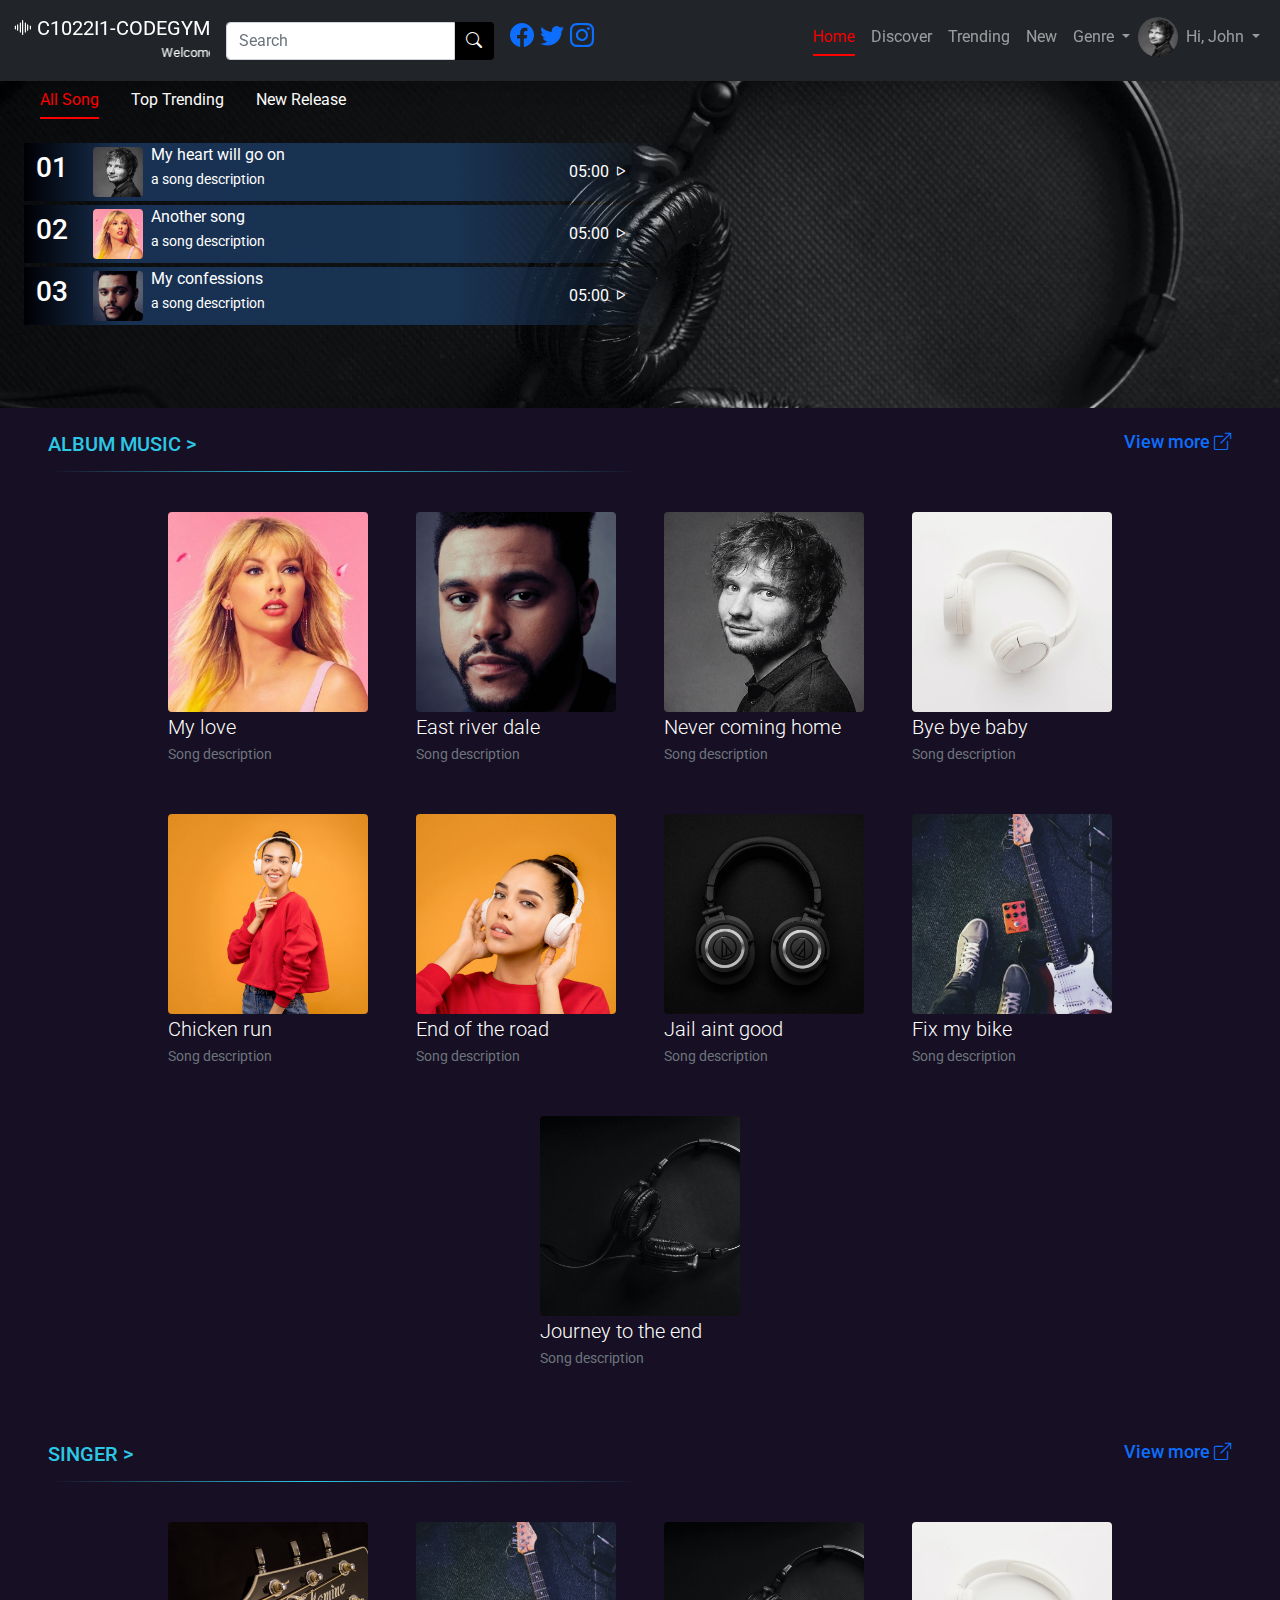
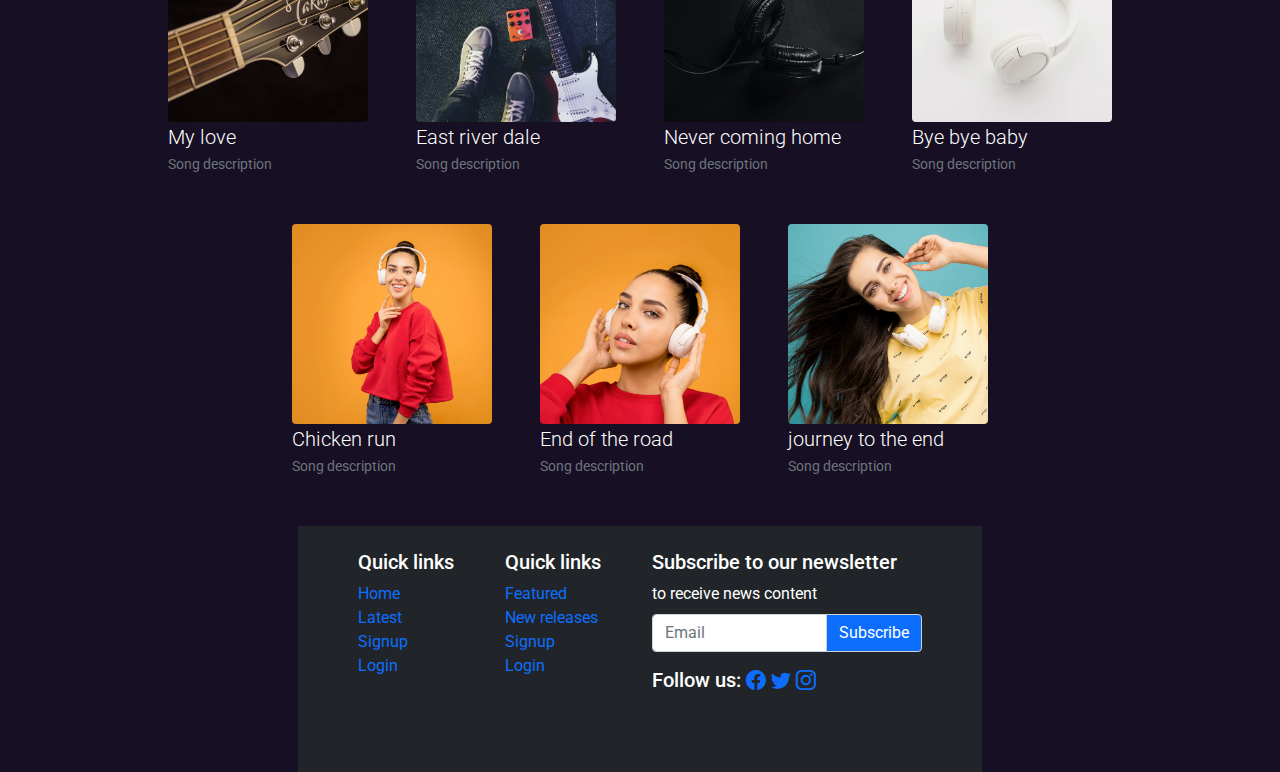
<file: src/main/resources/templates/index.html>
<!DOCTYPE html>
<html>
<head>
	<title>C1022I1-CODEGYM</title>
	<link rel="stylesheet" type="text/css" href="css/bootstrap.min.css">
	<link rel="stylesheet" type="text/css" href="css/bootstrap-icons.min.css">
	<link rel="stylesheet" type="text/css" href="css/custom.css">
	<link rel="stylesheet" type="text/css" href="css/style.css"/>
	<link rel="stylesheet" type="text/css" href="css/custom_button.css"/>
	<link rel="stylesheet" type="text/css" href="css/responsive.css"/>
</head>
<body>
	<main>
		<!--Phần header-->
		<nav class="mainnav shadow navbar-expand-lg navbar navbar-dark bg-dark fixed-top" style="min-width: 350px">
		  <div class="container-fluid">
		    <a class="navbar-brand" href="#">
		    	<i class="bi bi-soundwave"></i> C1022I1-CODEGYM
				<div style="font-size: 13px"><marquee >Welcome to Media Play - Team 01</marquee></div>
		    </a>

		    <div>
			    <div class="input-group ">
				  <input type="text" class="form-control" placeholder="Search" aria-label="Recipient's username" aria-describedby="basic-addon2">
				  <span class="bg-black text-white border-0 input-group-text" id="basic-addon"><i class="bi bi-search"></i></span>
				</div>
			</div>

			<div class="text-white h4 mx-3">
				<a href="">
					<i class="bi bi-facebook"></i>
				</a>
				<a href="">
					<i class="bi bi-twitter"></i>
				</a>
				<a href="">
					<i class="bi bi-instagram"></i>
				</a>
			</div>
		    <button class="navbar-toggler" type="button" data-bs-toggle="collapse" data-bs-target="#navbarSupportedContent" aria-controls="navbarSupportedContent" aria-expanded="false" aria-label="Toggle navigation">
		      <span class="navbar-toggler-icon"></span>
		    </button>
		    
		    <div class="collapse navbar-collapse" id="navbarSupportedContent">
		      <ul class="navbar-nav ms-auto mb-2 mb-lg-0">
		        <li class="nav-item"> 
		          <a class="nav-link active" aria-current="page" href="#">Home</a>
		        </li>
		        <li class="nav-item">
		          <a class="nav-link" href="#">Discover</a>
		        </li>
		        <li class="nav-item">
		          <a class="nav-link" href="#">Trending</a>
		        </li>
		        <li class="nav-item">
		          <a class="nav-link" href="#">New</a>
		        </li>
		        
		        <li class="nav-item dropdown">
		          <a class="nav-link dropdown-toggle" href="#" id="navbarDropdown1" role="button" data-bs-toggle="dropdown" aria-expanded="false">
		            Genre
		          </a>
		          <ul class="dropdown-menu bg-dark" aria-labelledby="navbarDropdown">
		            <li><a class="dropdown-item text-white" href="#">Pop</a></li>
		            <li><a class="dropdown-item text-white" href="#">R&B</a></li>
		            <li><hr class="dropdown-divider"></li>
		            <li><a class="dropdown-item text-white" href="#">Country</a></li>
		          </ul>
		        </li>

		        <img class="rounded-circle" src="images/06.jpg" style="width:40px;height:40px">
		        <li class="nav-item dropdown">
		          <a class="nav-link dropdown-toggle" href="#" id="navbarDropdown" role="button" data-bs-toggle="dropdown" aria-expanded="false">
		            Hi, John
		          </a>
		          <ul class="dropdown-menu dropdown-menu-end bg-dark" aria-labelledby="navbarDropdown">
		            <li><a class="dropdown-item text-white" href="#"><i class="bi bi-person"></i> Profile</a></li>
		            <li><a class="dropdown-item text-white" href="#"><i class="bi bi-gear"></i> Settings</a></li>
		            <li><hr class="dropdown-divider"></li>
		            <li><a class="dropdown-item text-white" href="#"><i class="bi bi-box-arrow-right"></i> Logout</a></li>
		          </ul>
		        </li>
		      </ul>
		    </div>
		  </div>
		</nav>
		<!-- Kế thúc phần Header-->


		<!--Phần Content-->
		<div class="hero-area text-white pt-5 mt-2">
			<div class="nav-spacer"></div>
			<ul class="hero-nav nav m-4 nav-pills mb-3" id="pills-tab" role="tablist">
			  <li class="nav-item" role="presentation">
			    <button class="text-white nav-link active" id="pills-home-tab" data-bs-toggle="pill" data-bs-target="#pills-home" type="button" role="tab" aria-controls="pills-home" aria-selected="true">All Song</button>
			  </li>
			  <li class="nav-item" role="presentation">
			    <button class="text-white nav-link" id="pills-profile-tab" data-bs-toggle="pill" data-bs-target="#pills-profile" type="button" role="tab" aria-controls="pills-profile" aria-selected="false">Top Trending</button>
			  </li>
			  <li class="nav-item" role="presentation">
			    <button class="text-white nav-link" id="pills-contact-tab" data-bs-toggle="pill" data-bs-target="#pills-contact" type="button" role="tab" aria-controls="pills-contact" aria-selected="false">New Release</button>
			  </li>
			</ul>
			<div class="tab-content" id="pills-tabContent">
			  <div class="tab-pane fade show active" id="pills-home" role="tabpanel" aria-labelledby="pills-home-tab" tabindex="0">

			  		<!--small song item-->
			  		<div class="song-small m-1 ms-4 col-md-6 row align-items-center" >
			  			<div class="col-1 h3">01</div>
			  			<div class="col d-flex">
			  				<img class="song-small-img rounded m-1" src="images/06.jpg" >
			  				<div class="ms-1">
			  					<div>My heart will go on</div>
					  			<small>a song description</small>
					  		</div>
				  		</div>
			  			<div class="col-2">05:00 <i class="bi bi-play"></i></div>
			  		</div>
			  		<!--end small song item-->

			  		<!--small song item-->
			  		<div class="song-small m-1 ms-4 col-md-6 row align-items-center" >
			  			<div class="col-1 h3">02</div>
			  			<div class="col d-flex">
			  				<img class="song-small-img rounded m-1" src="images/04.jpg" >
			  				<div class="ms-1">
			  					<div>Another song</div>
					  			<small>a song description</small>
					  		</div>
				  		</div>
			  			<div class="col-2">05:00 <i class="bi bi-play"></i></div>
			  		</div>
			  		<!--end small song item-->

			  		<!--small song item-->
			  		<div class="song-small m-1 ms-4 col-md-6 row align-items-center" >
			  			<div class="col-1 h3">03</div>
			  			<div class="col d-flex">
			  				<img class="song-small-img rounded m-1" src="images/05.jpg" >
			  				<div class="ms-1">
			  					<div>My confessions</div>
					  			<small>a song description</small>
					  		</div>
				  		</div>
			  			<div class="col-2">05:00 <i class="bi bi-play"></i></div>
			  		</div>
			  		<!--end small song item-->

			  		

			  </div>
			  <div class="tab-pane fade" id="pills-profile" role="tabpanel" aria-labelledby="pills-profile-tab" tabindex="0">
			  					  		<!--small song item-->
			  		<div class="song-small m-1 ms-4 col-md-6 row align-items-center" >
			  			<div class="col-1 h3">04</div>
			  			<div class="col d-flex">
			  				<img class="song-small-img rounded m-1" src="images/09.jpg" >
			  				<div class="ms-1">
			  					<div>My heart will go on</div>
					  			<small>a song description</small>
					  		</div>
				  		</div>
			  			<div class="col-2">05:00 <i class="bi bi-play"></i></div>
			  		</div>
			  		<!--end small song item-->

			  		<!--small song item-->
			  		<div class="song-small m-1 ms-4 col-md-6 row align-items-center" >
			  			<div class="col-1 h3">05</div>
			  			<div class="col d-flex">
			  				<img class="song-small-img rounded m-1" src="images/08.jpg" >
			  				<div class="ms-1">
			  					<div>Another song</div>
					  			<small>a song description</small>
					  		</div>
				  		</div>
			  			<div class="col-2">05:00 <i class="bi bi-play"></i></div>
			  		</div>
			  		<!--end small song item-->

			  		<!--small song item-->
			  		<div class="song-small m-1 ms-4 col-md-6 row align-items-center" >
			  			<div class="col-1 h3">06</div>
			  			<div class="col d-flex">
			  				<img class="song-small-img rounded m-1" src="images/10.jpg" >
			  				<div class="ms-1">
			  					<div>My confessions</div>
					  			<small>a song description</small>
					  		</div>
				  		</div>
			  			<div class="col-2">05:00 <i class="bi bi-play"></i></div>
			  		</div>
			  		<!--end small song item-->

			  		<!--small song item-->
			  		<div class="song-small m-1 ms-4 col-md-6 row align-items-center" >
			  			<div class="col-1 h3">07</div>
			  			<div class="col d-flex">
			  				<img class="song-small-img rounded m-1" src="images/12.jpg" >
			  				<div class="ms-1">
			  					<div>Hello</div>
					  			<small>a song description</small>
					  		</div>
				  		</div>
			  			<div class="col-2">05:00 <i class="bi bi-play"></i></div>
			  		</div>
			  		<!--end small song item-->
			  		
			  		
			  </div>
			  <div class="tab-pane fade" id="pills-contact" role="tabpanel" aria-labelledby="pills-contact-tab" tabindex="0">

			  		<!--small song item-->
			  		<div class="song-small m-1 ms-4 col-md-6 row align-items-center" >
			  			<div class="col-1 h3">07</div>
			  			<div class="col d-flex">
			  				<img class="song-small-img rounded m-1" src="images/06.jpg" >
			  				<div class="ms-1">
			  					<div>My heart will go on</div>
					  			<small>a song description</small>
					  		</div>
				  		</div>
			  			<div class="col-2">05:00 <i class="bi bi-play"></i></div>
			  		</div>
			  		<!--end small song item-->

			  		<!--small song item-->
			  		<div class="song-small m-1 ms-4 col-md-6 row align-items-center" >
			  			<div class="col-1 h3">08</div>
			  			<div class="col d-flex">
			  				<img class="song-small-img rounded m-1" src="images/04.jpg" >
			  				<div class="ms-1">
			  					<div>Another song</div>
					  			<small>a song description</small>
					  		</div>
				  		</div>
			  			<div class="col-2">05:00 <i class="bi bi-play"></i></div>
			  		</div>
			  		<!--end small song item-->

			  		<!--small song item-->
			  		<div class="song-small m-1 ms-4 col-md-6 row align-items-center" >
			  			<div class="col-1 h3">09</div>
			  			<div class="col d-flex">
			  				<img class="song-small-img rounded m-1" src="images/05.jpg" >
			  				<div class="ms-1">
			  					<div>My confessions</div>
					  			<small>a song description</small>
					  		</div>
				  		</div>
			  			<div class="col-2">05:00 <i class="bi bi-play"></i></div>
			  		</div>
			  		<!--end small song item-->

			  		<!--small song item-->
			  		<div class="song-small m-1 ms-4 col-md-6 row align-items-center" >
			  			<div class="col-1 h3">10</div>
			  			<div class="col d-flex">
			  				<img class="song-small-img rounded m-1" src="images/14.jpg" >
			  				<div class="ms-1">
			  					<div>Hey there babe</div>
					  			<small>a song description</small>
					  		</div>
				  		</div>
			  			<div class="col-2">05:00 <i class="bi bi-play"></i></div>
			  		</div>
			  		<!--end small song item-->

			  		<!--small song item-->
			  		<div class="song-small m-1 ms-4 col-md-6 row align-items-center" >
			  			<div class="col-1 h3">11</div>
			  			<div class="col d-flex">
			  				<img class="song-small-img rounded m-1" src="images/11.jpg" >
			  				<div class="ms-1">
			  					<div>John Banda</div>
					  			<small>a song description</small>
					  		</div>
				  		</div>
			  			<div class="col-2">05:00 <i class="bi bi-play"></i></div>
			  		</div>
			  		<!--end small song item-->
			  </div>
			</div>
		</div><!--end hero area-->

<!--		Phần hiển thị menu Album-->
		<h5 class="song-category-title mx-5 pt-4">ALBUM MUSIC > <small class="float-end"><a href="">View more <i class="bi bi-box-arrow-up-right"></i></a></small></h5>

		<!-- start category area-->
		<section class="pt-2 p-4 mx-5 d-flex justify-content-center" style="flex-wrap: wrap;">

			<!--song card start-->
			<div class="m-4" style="width: 200px;">
				<div style="position: relative;">
					<img src="images/04.jpg" class="big-song-img rounded img-fluid" >
					<a href="#">
						<div class="big-song-hover " >
							<i class="h1 bi bi-play"></i>
						</div>
					</a>
					</div>
				<div>
					<div class="lead text-white">My love</div>
					<small class="text-muted">Song description</small>
				</div>
			</div>
			<!--song card end-->

			<!--song card start-->
			<div class="m-4" style="width: 200px;">
				<div style="position: relative;">
					<img src="images/05.jpg" class="big-song-img rounded img-fluid" >
					<a href="#">
						<div class="big-song-hover " >
							<i class="h1 bi bi-play"></i>
						</div>
					</a>
					</div>
				<div>
					<div class="lead text-white">East river dale</div>
					<small class="text-muted">Song description</small>
				</div>
			</div>
			<!--song card end-->

			<!--song card start-->
			<div class="m-4" style="width: 200px;">
				<div style="position: relative;">
					<img src="images/06.jpg" class="big-song-img rounded img-fluid" >
					<a href="#">
						<div class="big-song-hover " >
							<i class="h1 bi bi-play"></i>
						</div>
					</a>
					</div>
				<div>
					<div class="lead text-white">Never coming home</div>
					<small class="text-muted">Song description</small>
				</div>
			</div>
			<!--song card end-->

			<!--song card start-->
			<div class="m-4" style="width: 200px;">
				<div style="position: relative;">
					<img src="images/07.jpg" class="big-song-img rounded img-fluid" >
					<a href="#">
						<div class="big-song-hover " >
							<i class="h1 bi bi-play"></i>
						</div>
					</a>
					</div>
				<div>
					<div class="lead text-white">Bye bye baby</div>
					<small class="text-muted">Song description</small>
				</div>
			</div>
			<!--song card end-->

			<!--song card start-->
			<div class="m-4" style="width: 200px;">
				<div style="position: relative;">
					<img src="images/08.jpg" class="big-song-img rounded img-fluid" >
					<a href="#">
						<div class="big-song-hover " >
							<i class="h1 bi bi-play"></i>
						</div>
					</a>
					</div>
				<div>
					<div class="lead text-white">Chicken run</div>
					<small class="text-muted">Song description</small>
				</div>
			</div>
			<!--song card end-->

			<!--song card start-->
			<div class="m-4" style="width: 200px;">
				<div style="position: relative;">
					<img src="images/09.jpg" class="big-song-img rounded img-fluid" >
					<a href="#">
						<div class="big-song-hover " >
							<i class="h1 bi bi-play"></i>
						</div>
					</a>
					</div>
				<div>
					<div class="lead text-white">End of the road</div>
					<small class="text-muted">Song description</small>
				</div>
			</div>
			<!--song card end-->

			<!--song card start-->
			<div class="m-4" style="width: 200px;">
				<div style="position: relative;">
					<img src="images/11.jpg" class="big-song-img rounded img-fluid" >
					<a href="#">
						<div class="big-song-hover " >
							<i class="h1 bi bi-play"></i>
						</div>
					</a>
					</div>
				<div>
					<div class="lead text-white">Jail aint good</div>
					<small class="text-muted">Song description</small>
				</div>
			</div>
			<!--song card end-->

			<!--song card start-->
			<div class="m-4" style="width: 200px;">
				<div style="position: relative;">
					<img src="images/13.jpg" class="big-song-img rounded img-fluid" >
					<a href="#">
						<div class="big-song-hover " >
							<i class="h1 bi bi-play"></i>
						</div>
					</a>
					</div>
				<div>
					<div class="lead text-white">Fix my bike</div>
					<small class="text-muted">Song description</small>
				</div>
			</div>
			<!--song card end-->

			<!--song card start-->
			<div class="m-4" style="width: 200px;">
				<div style="position: relative;">
					<img src="images/14.jpg" class="big-song-img rounded img-fluid" >
					<a href="#">
						<div class="big-song-hover " >
							<i class="h1 bi bi-play"></i>
						</div>
					</a>
					</div>
				<div>
					<div class="lead text-white">Journey to the end</div>
					<small class="text-muted">Song description</small>
				</div>
			</div><!--song card end-->
		</section> <!-- end category area-->


<!--		Phần thiển thị menu Ca Sĩ-->
		<h5 class="song-category-title mx-5 pt-4">SINGER > <small class="float-end"><a href="">View more <i class="bi bi-box-arrow-up-right"></i></a></small></h5>
		<!-- start category area-->
		<section class="pt-2 p-4 mx-5 d-flex justify-content-center" style="flex-wrap: wrap;">
			<!--song card start-->
			<div class="m-4" style="width: 200px;">
				<div style="position: relative;">
					<img src="images/12.jpg" class="big-song-img rounded img-fluid" >
					<a href="#">
						<div class="big-song-hover " >
							<i class="h1 bi bi-play"></i>
						</div>
					</a>
					</div>
				<div>
					<div class="lead text-white">My love</div>
					<small class="text-muted">Song description</small>
				</div>
			</div>
			<!--song card end-->

			<!--song card start-->
			<div class="m-4" style="width: 200px;">
				<div style="position: relative;">
					<img src="images/13.jpg" class="big-song-img rounded img-fluid" >
					<a href="#">
						<div class="big-song-hover " >
							<i class="h1 bi bi-play"></i>
						</div>
					</a>
					</div>
				<div>
					<div class="lead text-white">East river dale</div>
					<small class="text-muted">Song description</small>
				</div>
			</div>
			<!--song card end-->

			<!--song card start-->
			<div class="m-4" style="width: 200px;">
				<div style="position: relative;">
					<img src="images/14.jpg" class="big-song-img rounded img-fluid" >
					<a href="#">
						<div class="big-song-hover " >
							<i class="h1 bi bi-play"></i>
						</div>
					</a>
					</div>
				<div>
					<div class="lead text-white">Never coming home</div>
					<small class="text-muted">Song description</small>
				</div>
			</div>
			<!--song card end-->

			<!--song card start-->
			<div class="m-4" style="width: 200px;">
				<div style="position: relative;">
					<img src="images/07.jpg" class="big-song-img rounded img-fluid" >
					<a href="#">
						<div class="big-song-hover " >
							<i class="h1 bi bi-play"></i>
						</div>
					</a>
					</div>
				<div>
					<div class="lead text-white">Bye bye baby</div>
					<small class="text-muted">Song description</small>
				</div>
			</div>
			<!--song card end-->

			<!--song card start-->
			<div class="m-4" style="width: 200px;">
				<div style="position: relative;">
					<img src="images/08.jpg" class="big-song-img rounded img-fluid" >
					<a href="#">
						<div class="big-song-hover " >
							<i class="h1 bi bi-play"></i>
						</div>
					</a>
					</div>
				<div>
					<div class="lead text-white">Chicken run</div>
					<small class="text-muted">Song description</small>
				</div>
			</div>
			<!--song card end-->

			<!--song card start-->
			<div class="m-4" style="width: 200px;">
				<div style="position: relative;">
					<img src="images/09.jpg" class="big-song-img rounded img-fluid" >
					<a href="#">
						<div class="big-song-hover " >
							<i class="h1 bi bi-play"></i>
						</div>
					</a>
					</div>
				<div>
					<div class="lead text-white">End of the road</div>
					<small class="text-muted">Song description</small>
				</div>
			</div>
			<!--song card end-->

			<!--song card start-->
			<div class="m-4" style="width: 200px;">
				<div style="position: relative;">
					<img src="images/10.jpg" class="big-song-img rounded img-fluid" >
					<a href="#">
						<div class="big-song-hover " >
							<i class="h1 bi bi-play"></i>
						</div>
					</a>
					</div>
				<div>
					<div class="lead text-white">journey to the end</div>
					<small class="text-muted">Song description</small>
				</div>
			</div><!--song card end-->
		</section><!-- end category area-->

<!--		Thanh play-->
<!--		<div class="music-play">-->
<!--			<div class="music-play__left">-->
<!--				<div class="music-play__wave hide-on-mobile-tablet">-->
<!--					<div class="music-play__wave-item"></div>-->
<!--					<div class="music-play__wave-item"></div>-->
<!--					<div class="music-play__wave-item"></div>-->
<!--				</div>-->
<!--				<div class="music-play__image">-->
<!--					<div class="box-note-icon">-->
<!--						<i class="bi bi-music-note-beamed"></i>-->
<!--					</div>-->
<!--					<div class="box-note-icon">-->
<!--						<i class="bi bi-music-note-beamed"></i>-->
<!--					</div>-->
<!--					<div class="box-note-icon">-->
<!--						<i class="bi bi-music-note-beamed"></i>-->
<!--					</div>-->
<!--					<div class="box-note-icon">-->
<!--						<i class="bi bi-music-note-beamed"></i>-->
<!--					</div>-->
<!--				</div>-->
<!--				<div class="music-play__info">-->
<!--					<marquee class="song-item&#45;&#45;title" direction="left">-->
<!--						Music is your powerful energy!-->
<!--					</marquee>-->
<!--					<div class="song-item&#45;&#45;singer">C1022I1</div>-->
<!--				</div>-->
<!--			</div>-->
<!--			<div class="music-play__center">-->
<!--				<div class="music-play__control">-->
<!--					<div class="btn btn-repeat hide-on-mobile">-->
<!--						<i class="bi bi-arrow-repeat"></i>-->
<!--					</div>-->
<!--					<div class="btn btn-prev">-->
<!--						<i class="bi bi-skip-backward"></i>-->
<!--					</div>-->
<!--					<div class="btn btn-toggle-play">-->
<!--						<i class="bi bi-play-circle"></i>-->
<!--					</div>-->
<!--					<div class="btn btn-next">-->
<!--						<i class="bi bi-skip-forward"></i>-->
<!--					</div>-->
<!--					<div class="btn btn-random hide-on-mobile">-->
<!--						<i class="bi bi-shuffle"></i>-->
<!--					</div>-->
<!--				</div>-->
<!--				<div class="music-play__progress">-->
<!--					<span class="music-play__progress&#45;&#45;start">00:00</span>-->
<!--					<div class="music-play__progress&#45;&#45;seek">-->
<!--						<input-->
<!--								id="progress"-->
<!--								class="progress"-->
<!--								type="range"-->
<!--								value="0"-->
<!--								step="1"-->
<!--								min="0"-->
<!--								max="100"-->
<!--						/>-->
<!--						<div class="seek__bar"></div>-->
<!--						<div class="seek__dot"></div>-->
<!--					</div>-->
<!--					<span class="music-play__progress&#45;&#45;end">05:00</span>-->
<!--					<audio id="audio" src="" preload="metadata"></audio>-->
<!--				</div>-->
<!--			</div>-->
<!--			<div class="music-play__right hide-on-mobile-tablet">-->
<!--				<div class="music-play__volume">-->
<!--					<i class="bi bi-volume-down"></i>-->
<!--					<input-->
<!--							id="volume"-->
<!--							class="volume"-->
<!--							type="range"-->
<!--							value="30"-->
<!--							step="1"-->
<!--							min="0"-->
<!--							max="100"-->
<!--					/>-->
<!--					<div class="seek__bar"></div>-->
<!--					<div class="seek__dot"></div>-->
<!--				</div>-->
<!--			</div>-->
<!--		</div>-->

	</main><!--Kết thúc phần thân-->

<!--	Phần footer-->
	<footer class="p-5 pt-4  row bg-dark text-white">

		<div class="col-md-3 mb-4 col-sm-6">
			<h5>Quick links</h5>
			<ul class="nav flex-column">
				<li><a href="#">Home</a></li>
				<li><a href="#">Latest</a></li>
				<li><a href="#">Signup</a></li>
				<li><a href="#">Login</a></li>
			</ul>
		</div>
		<div class="col-md-3 mb-4 col-sm-6">
			<h5>Quick links</h5>
			<ul class="nav flex-column">
				<li><a href="#">Featured</a></li>
				<li><a href="#">New releases</a></li>
				<li><a href="#">Signup</a></li>
				<li><a href="#">Login</a></li>
			</ul>
		</div>
		<div class="col-md-6 mb-4">
			<h5>Subscribe to our newsletter</h5>
			<div>to receive news content</div>

			<div class="input-group mb-3 mt-2">
			  <input type="text" class="form-control" placeholder="Email" >
			  <span class="bg-primary text-white input-group-text" id="basic-addon2">Subscribe</span>
			</div>

			<div class="text-white h5 ">
				Follow us:
				<a href="">
					<i class="bi bi-facebook"></i>
				</a>
				<a href="">
					<i class="bi bi-twitter"></i>
				</a>
				<a href="">
					<i class="bi bi-instagram"></i>
				</a>
			</div>

		</div>
	</footer>
</body>

<script src="js/bootstrap.min.js"></script>
</html>
</file>
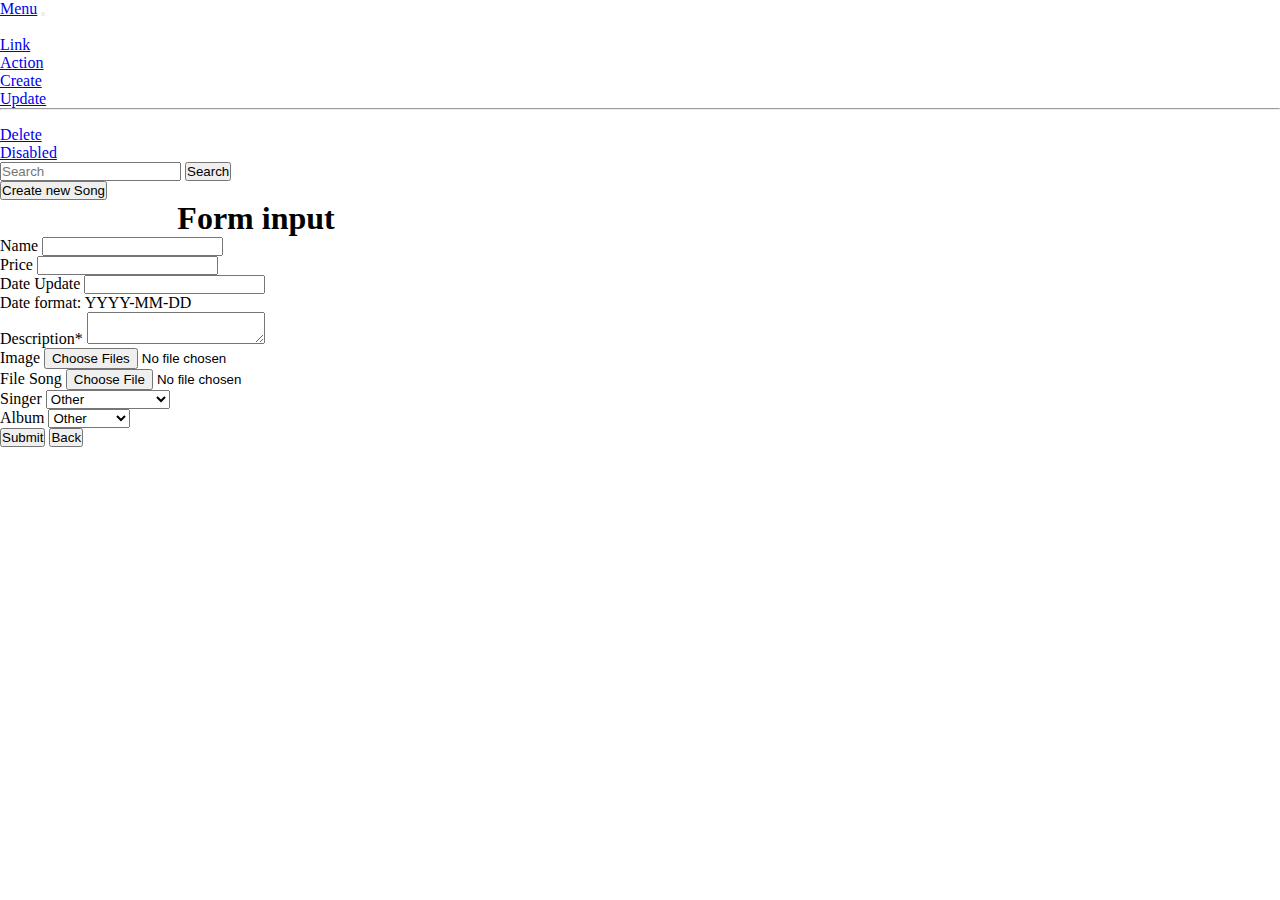
<file: src/main/resources/templates/admin.html>
<!DOCTYPE html>
<html lang="en">
<head>
    <meta charset="UTF-8">
    <meta name="viewport" content="width=device-width, initial-scale=1">
    <title>Demo BootStrap</title>
    <link href="https://cdn.jsdelivr.net/npm/bootstrap@5.0.2/dist/css/bootstrap.min.css" rel="stylesheet"
          integrity="sha384-EVSTQN3/azprG1Anm3QDgpJLIm9Nao0Yz1ztcQTwFspd3yD65VohhpuuCOmLASjC" crossorigin="anonymous">
    <script src="https://cdn.jsdelivr.net/npm/bootstrap@5.2.3/dist/js/bootstrap.bundle.min.js"></script>
    <style>
        * {
            margin: 0px;
            padding: 0px;
        }

        img {
            height: 120px;
            width: 150px;
        }

        th, td {
            text-align: center;
        }
    </style>
    <script src="app.js"></script>
</head>
<body onload="getAllSongPage()">
<div class="container" id="display">
    <div class="Menu" role="navigation">
        <nav class="navbar navbar-expand-lg navbar-light bg-light">
            <div class="container-fluid">
                <a class="navbar-brand" href="#">Menu</a>
                <button class="navbar-toggler" type="button" data-bs-toggle="collapse"
                        data-bs-target="#navbarSupportedContent" aria-controls="navbarSupportedContent"
                        aria-expanded="false" aria-label="Toggle navigation">
                    <span class="navbar-toggler-icon"></span>
                </button>
                <div class="collapse navbar-collapse" id="navbarSupportedContent">
                    <ul class="navbar-nav me-auto mb-2 mb-lg-0">
                        <li class="nav-item">
                            <a class="nav-link active" aria-current="page"></a>
                        </li>
                        <li class="nav-item">
                            <a class="nav-link" href="#">Link</a>
                        </li>
                        <li class="nav-item dropdown">
                            <a class="nav-link dropdown-toggle" href="#" id="navbarDropdown" role="button"
                               data-bs-toggle="dropdown" aria-expanded="false">
                                Action
                            </a>
                            <ul class="dropdown-menu" aria-labelledby="navbarDropdown">
                                <li><a class="dropdown-item" href="#">Create</a></li>
                                <li><a class="dropdown-item" href="#">Update</a></li>
                                <li>
                                    <hr class="dropdown-divider">
                                </li>
                                <li><a class="dropdown-item" href="#">Delete</a></li>
                            </ul>
                        </li>
                        <li class="nav-item">
                            <a class="nav-link disabled" href="#" tabindex="-1" aria-disabled="true">Disabled</a>
                        </li>
                    </ul>
                    <form class="d-flex">
                        <input class="form-control me-2" type="text" name="search" placeholder="Search"
                               aria-label="Search">
                        <button class="btn btn-outline-success" onclick="searchByName()">Search</button>
                    </form>
                </div>
            </div>
        </nav>
    </div>
    <div class="content">
        <!--        Phan hien thi bang-->
        <div id="showTable"></div>
        <!--        Phan hien thi form create-->
        <div class="buttonCreate">
            <button class="btn btn-success" onclick="create()">Create new Song</button>
        </div>
    </div>
    <div class="footer">
    </div>
</div>

<!--Create form-->
<div class="container" style="width: 40%">
    <form id="title" enctype="multipart/form-data">
        <div style="text-align: center"><h1>Form input</h1></div>
        <div class="mb-3">
            <input type="hidden" class="form-control" aria-describedby="idHelp">
        </div>
        <div class="mb-3">
            <label for="exampleInputName" class="form-label">Name</label>
            <input type="text" class="form-control" id="exampleInputName"
                   aria-describedby="nameHelp">
        </div>
        <div class="mb-3">
            <label for="exampleInputPrice" class="form-label">Price</label>
            <input type="text" class="form-control" id="exampleInputPrice">
        </div>
                <div class="mb-3">
                    <label for="exampleInputDate" class="form-label">Date Update</label>
                    <input type="text" class="form-control" id="exampleInputDate">
                    <div id="nameHelp" class="form-text">Date format: YYYY-MM-DD</div>
                </div>
        <div class="mb-3">
            <label for="exampleInputDescription" class="form-label">Description<span
                    class="text-danger">*</span></label>
            <textarea type="text" class="form-control"
                      id="exampleInputDescription"></textarea>
        </div>
        <div class="mb-3">
            <label for="exampleInputImage" class="form-label">Image</label>
            <input type="file" class="form-control" id="exampleInputImage" multiple>
        </div>
        <div class="mb-3">
            <label for="exampleInputSong" class="form-label">File Song</label>
            <input type="file" class="form-control" id="exampleInputSong">
        </div>
        <div class="mb-3">
            <label for="exampleInputSinger" class="form-label">Singer</label>
            <select class="form-control" id="exampleInputSinger">
                <option>Other</option>
                <option>Duc Phuc</option>
                <option>Nguyen Dinh Vu</option>
                <option>Hoang Thuy Linh</option>
                <option>Mono</option>
            </select>
        </div>
        <div class="mb-3">
            <label for="exampleInputAlbum" class="form-label">Album</label>
            <select class="form-control" id="exampleInputAlbum">
                <option>Other</option>
                <option>Vpop</option>
                <option>Kpop</option>
                <option>Hot Music</option>
            </select>
        </div>
        <button type="submit" class="btn btn-primary">Submit</button>
        <button class="btn btn-primary" onclick="back()">Back</button>
    </form>
</div>





<script src="https://cdn.jsdelivr.net/npm/bootstrap@5.0.2/dist/js/bootstrap.bundle.min.js"
        integrity="sha384-MrcW6ZMFYlzcLA8Nl+NtUVF0sA7MsXsP1UyJoMp4YLEuNSfAP+JcXn/tWtIaxVXM"
        crossorigin="anonymous"></script>
<script src="app.js"></script>
</body>
</html>
</file>
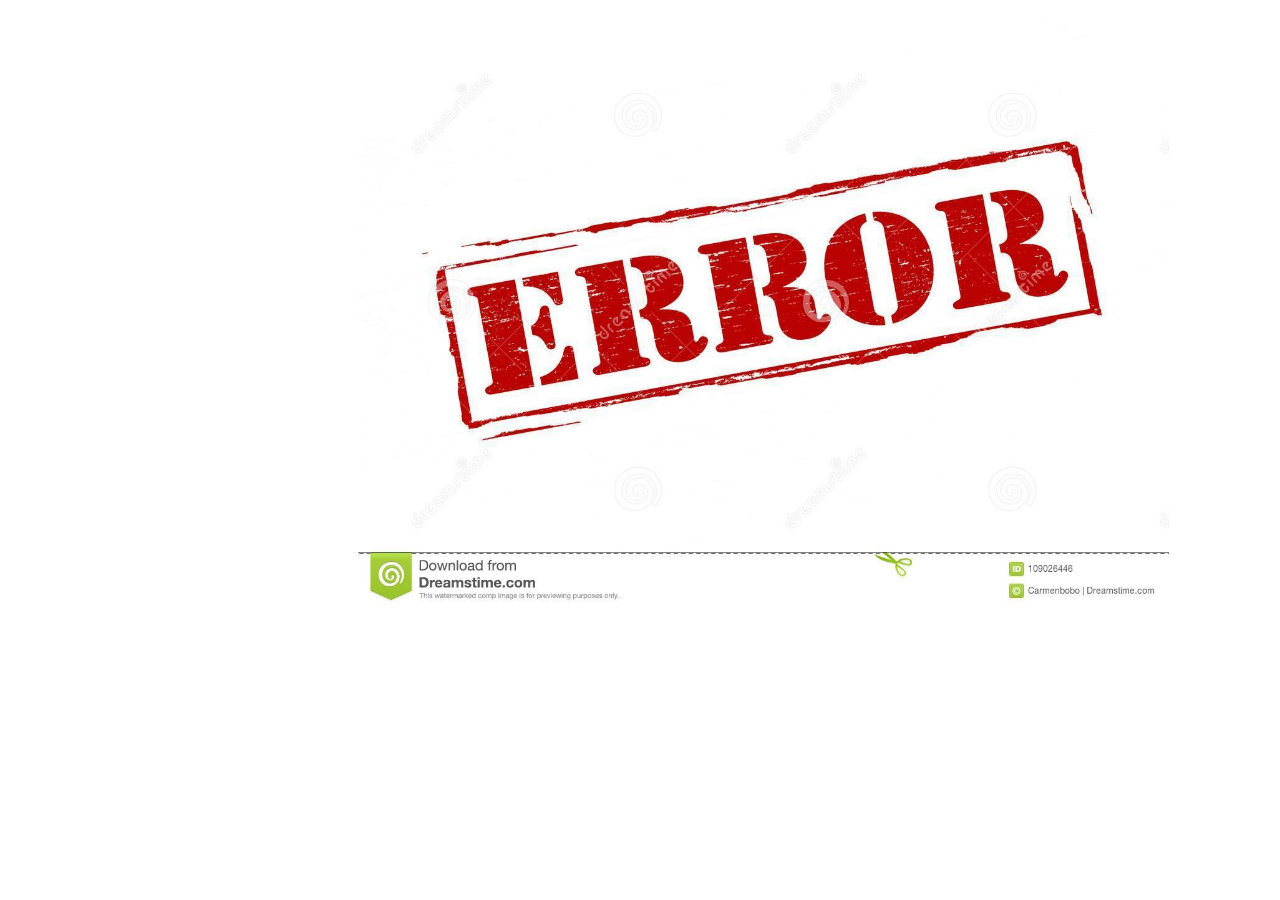
<file: src/main/resources/templates/err.html>
<!DOCTYPE html>
<html lang="en">
<head>
    <meta charset="UTF-8">
    <title>Err</title>
</head>
<body>
<img src="images\Err.jpg" style="height: 600px; height: 600px;padding-left: 350px"><br>
</body>
</html>
</file>
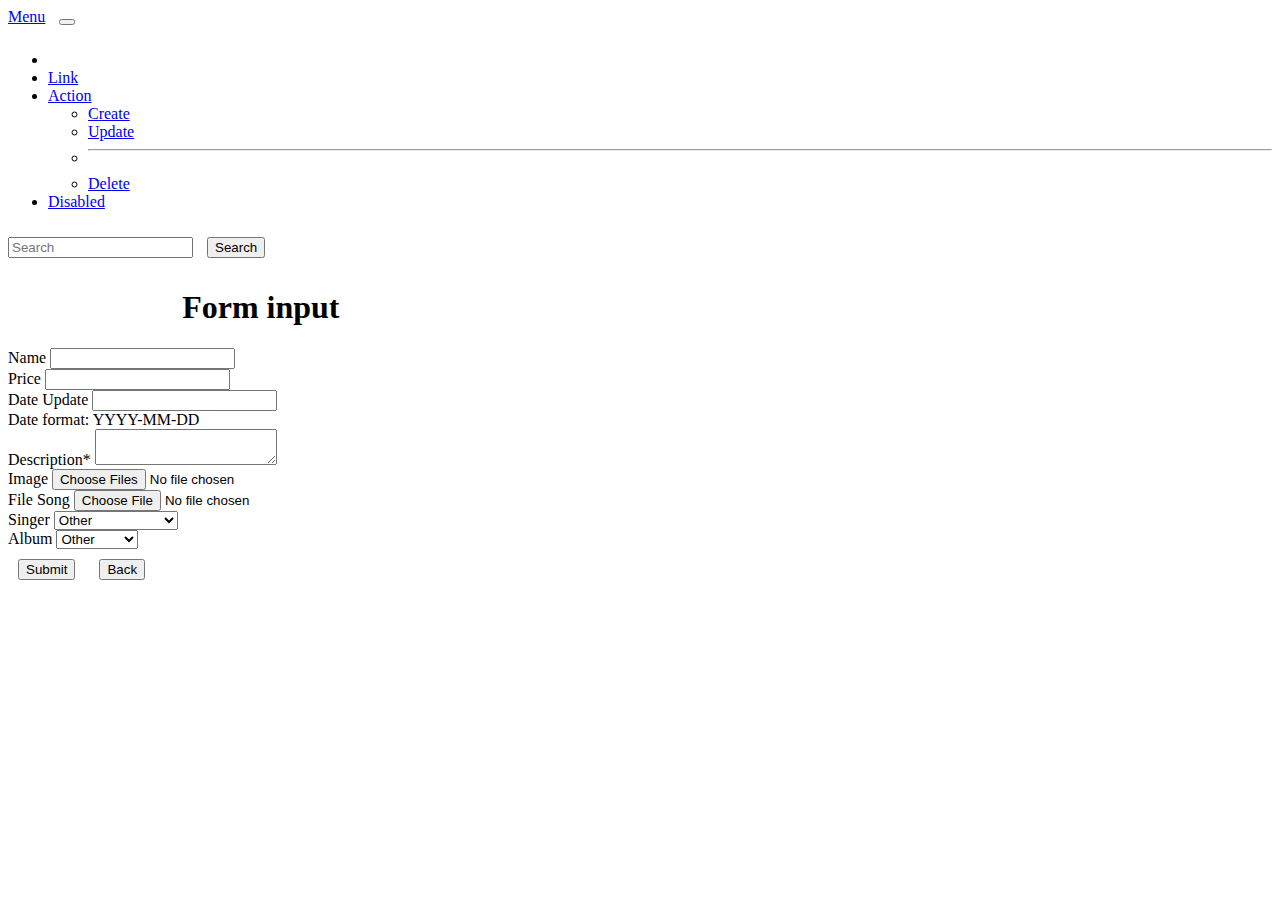
<file: src/main/resources/templates/index1.html>
<!DOCTYPE html>
<html lang="en">
<head>
    <meta charset="UTF-8">
    <title>Title</title>
    <link href="https://cdn.jsdelivr.net/npm/bootstrap@5.0.2/dist/css/bootstrap.min.css" rel="stylesheet"
          integrity="sha384-EVSTQN3/azprG1Anm3QDgpJLIm9Nao0Yz1ztcQTwFspd3yD65VohhpuuCOmLASjC" crossorigin="anonymous">
    <script src="https://cdnjs.cloudflare.com/ajax/libs/jquery/3.6.3/jquery.min.js"></script>
    <script src="https://cdn.jsdelivr.net/npm/bootstrap@5.2.3/dist/js/bootstrap.bundle.min.js"></script>
    <style>
        button {
            margin: 10px;
        }

        table {
            margin: 10px;
        }

        td, th {
            width: 20%;
            text-align: center;
        }

        #form {
            display: none;
        }

        img {
            width: 100px;
            height: 100px;
        }
    </style>
</head>
<body onload="getAllSongPage()">
<div class="container">
    <div class="Menu" role="navigation">
        <nav class="navbar navbar-expand-lg navbar-light bg-light">
            <div class="container-fluid">
                <a class="navbar-brand" href="#">Menu</a>
                <button class="navbar-toggler" type="button" data-bs-toggle="collapse"
                        data-bs-target="#navbarSupportedContent" aria-controls="navbarSupportedContent"
                        aria-expanded="false" aria-label="Toggle navigation">
                    <span class="navbar-toggler-icon"></span>
                </button>
                <div class="collapse navbar-collapse" id="navbarSupportedContent">
                    <ul class="navbar-nav me-auto mb-2 mb-lg-0">
                        <li class="nav-item">
                            <a class="nav-link active" aria-current="page"></a>
                        </li>
                        <li class="nav-item">
                            <a class="nav-link" href="#">Link</a>
                        </li>
                        <li class="nav-item dropdown">
                            <a class="nav-link dropdown-toggle" href="#" id="navbarDropdown" role="button"
                               data-bs-toggle="dropdown" aria-expanded="false">
                                Action
                            </a>
                            <ul class="dropdown-menu" aria-labelledby="navbarDropdown">
                                <li><a class="dropdown-item" href="#">Create</a></li>
                                <li><a class="dropdown-item" href="#">Update</a></li>
                                <li>
                                    <hr class="dropdown-divider">
                                </li>
                                <li><a class="dropdown-item" href="#">Delete</a></li>
                            </ul>
                        </li>
                        <li class="nav-item">
                            <a class="nav-link disabled" href="#" tabindex="-1" aria-disabled="true">Disabled</a>
                        </li>
                    </ul>
                    <form class="d-flex">
                        <input class="form-control me-2" type="text" name="search" placeholder="Search"
                               aria-label="Search">
                        <button class="btn btn-outline-success" onclick="searchByName()">Search</button>
                    </form>
                </div>
            </div>
        </nav>
    </div>


    <!--Create form-->
    <div class="container" style="width: 40%">
        <form id="title" enctype="multipart/form-data">
            <div style="text-align: center"><h1>Form input</h1></div>
            <div class="mb-3">
                <input type="hidden" class="form-control" aria-describedby="idHelp">
            </div>
            <div class="mb-3">
                <label for="exampleInputName" class="form-label">Name</label>
                <input type="text" class="form-control" id="exampleInputName"
                       aria-describedby="nameHelp">
            </div>
            <div class="mb-3">
                <label for="exampleInputPrice" class="form-label">Price</label>
                <input type="text" class="form-control" id="exampleInputPrice">
            </div>
            <div class="mb-3">
                <label for="exampleInputDate" class="form-label">Date Update</label>
                <input type="text" class="form-control" id="exampleInputDate">
                <div id="nameHelp" class="form-text">Date format: YYYY-MM-DD</div>
            </div>
            <div class="mb-3">
                <label for="exampleInputDescription" class="form-label">Description<span
                        class="text-danger">*</span></label>
                <textarea type="text" class="form-control"
                          id="exampleInputDescription"></textarea>
            </div>
            <div class="mb-3">
                <label for="exampleInputImage" class="form-label">Image</label>
                <input type="file" class="form-control" id="exampleInputImage" multiple>
            </div>
            <div class="mb-3">
                <label for="exampleInputSong" class="form-label">File Song</label>
                <input type="file" class="form-control" id="exampleInputSong">
            </div>
            <div class="mb-3">
                <label for="exampleInputSinger" class="form-label">Singer</label>
                <select class="form-control" id="exampleInputSinger">
                    <option>Other</option>
                    <option>Duc Phuc</option>
                    <option>Nguyen Dinh Vu</option>
                    <option>Hoang Thuy Linh</option>
                    <option>Mono</option>
                </select>
            </div>
            <div class="mb-3">
                <label for="exampleInputAlbum" class="form-label">Album</label>
                <select class="form-control" id="exampleInputAlbum">
                    <option>Other</option>
                    <option>Vpop</option>
                    <option>Kpop</option>
                    <option>Hot Music</option>
                </select>
            </div>
            <button type="submit" class="btn btn-primary">Submit</button>
            <button class="btn btn-primary" onclick="back()">Back</button>
        </form>
    </div>

</div>
</body>
<script src="https://cdn.jsdelivr.net/npm/bootstrap@5.0.2/dist/js/bootstrap.bundle.min.js"
        integrity="sha384-MrcW6ZMFYlzcLA8Nl+NtUVF0sA7MsXsP1UyJoMp4YLEuNSfAP+JcXn/tWtIaxVXM"
        crossorigin="anonymous"></script>
<script src="app.js"></script>
</html>
</file>
<file: src/main/resources/templates/css/custom.css>
body{
	background-color: #0b1828;
	min-width: 350px;
}

body a{
	text-decoration: none;
}

.mainnav .active{

	color: red!important;
}

.mainnav .active::after{

	content: '';
	background-color: red;
	height:2px;
	display: block;
	margin-top: 5px;
}

.hero-nav .active{

	color: red!important;
	background-color: transparent!important;
}

.hero-nav .active::after{

	content: '';
	background-color: red;
	height:2px;
	display: block;
	margin-top: 5px;
}

.hero-area{

	background-image: url('../images/14.jpg');
	min-height: 400px;
	background-position: 20% 30%;
	background-size: 100%;
}

.song-small:hover{

	border: solid thin grey;
	cursor: pointer;
	transform: translateY(-10px);
}

.song-small{
	background-color: #193353;
	background: linear-gradient(90deg, rgba(0,0,4,1) 0%, rgba(24,49,82,1) 15%, rgba(25,51,83,1) 67%, rgba(0,212,255,0) 100%);
	transition: all 0.3s ease;
}

.song-small-img{
	width:50px;height:50px;object-fit: cover;
}

.song-category-title::after{
	content: '';
	background-color: #2cc8e5;
	background: linear-gradient(90deg, rgba(24,49,82,0) 0%, rgba(44,200,229,1) 44%, rgba(0,212,255,0) 100%);
	height:1px;
	display: block;
	margin-top: 15px;
	width: 50%;
}

.song-category-title{
	color: #2cc8e5;

}

.big-song-hover i{

	left:50%;
	top:50%;
	position: absolute;
	transform: translate(-50%,-50%);
}

.big-song-hover:hover{
	opacity: 1;
}

.big-song-hover{

	position: absolute;
	background-color: #000000bb;
	left: 0px;
	top:0px;
	width:200px;
	height: 200px;
	opacity: 0;
	transition: all .8s ease;
}

.big-song-img{
	width: 200px;
	height: 200px;
	object-fit: cover;
}

@media (max-width: 602px)
{
	.nav-spacer{
		height: 50px;
	}

}


@media (max-width: 435px)
{
	.nav-spacer{
		height: 80px;
	}
}
</file>
<file: src/main/resources/templates/css/style.css>
@import url('https://fonts.googleapis.com/css2?family=Poppins:ital,wght@0,100;0,200;0,300;0,400;0,500;0,600;0,700;0,800;1,100;1,200;1,300;1,400;1,500;1,600;1,700;1,800&display=swap');
@import url('https://fonts.googleapis.com/css2?family=Roboto:ital,wght@0,100;0,300;0,400;0,500;0,700;0,900;1,100;1,300;1,400;1,500;1,700;1,900&display=swap');
@import url('https://fonts.googleapis.com/css2?family=Rubik+Wet+Paint&display=swap');
@import url('https://fonts.googleapis.com/css2?family=Monoton&display=swap');
@import url('https://fonts.googleapis.com/css2?family=K2D:wght@200;300;400;500;600;700;800&display=swap');
@import url('https://fonts.googleapis.com/css2?family=Bungee+Outline&display=swap');
*{
    padding: 0%;
    margin: 0%;
    box-sizing: border-box;
    font-family: 'Roboto', sans-serif;
}
:root{
    /* Default Purple */
    --primary-bg: #170f23;
    --menu-side-bg: #231b2e;
    --music-play-bg: #120c1c;
    --border-layout: hsla(0,0%,100%,0.1);
    --border-divide-element: rgb(47, 47, 77);
    --green-banana: #62c06e;
    --green-color: 	#2E8B57;
    --dark-green: #246e44;
    --dark-cyan: #109db6;
    --dark-blue: #0000d8;
    --none-active-color: #4c5262;
    --active-color: #36e2ec;
    --pink-color: #fc5c7d;
    --blue-color: #6a82fb;
    --silver-color: 	#C0C0C0;
    --text-color: #fff;
    --sub-text-color: #9a9798;
    --orange-color: #fa8b26;
    --blue-violet: #a742c6;
    --linear-gradient-bg: linear-gradient(180deg,#740091,#2d1a4c);
    --theme-modal-bg: #432275;
    --background-image: url('../img/bg_mainpage.png');
}

body{
    width: 100%;
    height: 100%;
    background-color: var(--primary-bg);
    display: flex;
    flex-direction: column;
    justify-content: center;
    align-items: center;

}
header{
    width: 100%;
    height: 100vh;
    display: flex;
    flex-wrap: wrap;
    overflow: hidden;
}
header .menu-side, .song-side{
    position: relative;
    z-index: 3;
    width: 25%;
    height: 87%;
    border: 1px solid var(--border-layout);
    background: var(--menu-side-bg);
}

header .song-side{
    width: 75%;
    background: var(--primary-bg);
}

.music-play{
    position: fixed;
    bottom: 0;
    left:0;
    width: 100%;
    height: 13%;
    background: var(--music-play-bg);
    box-shadow: var(--border-divide-element) 0px 7px 8px;
    z-index: 10;
}
.menu-side__logo{
    height: 10%;
    display: flex;
    align-items: center;
    text-decoration: none;
}
.menu-side__logo img:first-child{
    animation: rotate-circle 20s linear reverse infinite;
}
.menu-side__logo img{
    width: 50px;
    margin: 10px;
    filter: hue-rotate(260deg);
}
.menu-side__playlist{
    height: 25%;
    padding: 20px 0 10px 10px;
    box-shadow: rgba(0, 0, 0, 0.2) 1px 1px 0px;
    
}
.menu-side__playlist-label{
    font-size: 18px;
    font-weight: 800;
    background: linear-gradient(to bottom, var(--orange-color) 0%, var(--text-color) 100%);
    -webkit-background-clip: text;
     background-clip: text;
    -webkit-text-fill-color:transparent;
    margin-bottom: 10px;
    font-family: 'K2D', sans-serif;
    
}
.menu-side__playlist h4{
    
    text-transform: capitalize;
    padding-bottom: 10px;
    color: var(--none-active-color);
    cursor: pointer;
    font-size: 16px;
    transition: .3s linear;
}
.menu-side__playlist h4:hover {
    color: var(--text-color);
}
.menu-side__playlist h4::before{
    content:"";
    display: inline-block;
    width: 6px;
    height: 6px;
    border-radius: 50%;
    border: 2px solid var(--none-active-color);
    margin-right: 10px;
    transition: .3s linear;
}
.menu-side__playlist h4:hover:before{
    border: 2px solid var(--text-color);
}
.menu-side__playlist h4 .bi{
    display:none;
}
.menu-side__playlist .active{
    color: var(--active-color);
    display: flex;
}
.menu-side__playlist .active .bi{
    display: flex;
    margin-right: 10px;
}
.menu-side__playlist .active::before{
    display: none;
}

/*-----SONG-----*/
.menu-side__song{
    width: 100%;
    height: 65%;
    overflow: hidden;
    overflow-y: auto;
    display: none;
}
.menu-side__song.active{
    display: block;
}
/*-----Custom Scrollbar-----*/
.personal__song--list::-webkit-scrollbar,
.menu-side__song::-webkit-scrollbar,
.song-side::-webkit-scrollbar,
.theme-modal__content::-webkit-scrollbar
{
    width: 5px;
}

.personal__song--list::-webkit-scrollbar-track,
.menu-side__song::-webkit-scrollbar-track,
.song-side::-webkit-scrollbar-track,
.theme-modal__content::-webkit-scrollbar-track
{
    box-shadow: inset 0 0 5px grey; 
    border-radius: 10px;
}

.personal__song--list::-webkit-scrollbar-thumb,
.menu-side__song::-webkit-scrollbar-thumb,
.song-side::-webkit-scrollbar-thumb,
.theme-modal__content::-webkit-scrollbar-thumb
{
    background: linear-gradient( to bottom, var(--pink-color), var(--blue-color));
    border-radius: 10px;
}
.personal__song--list::-webkit-scrollbar-thumb:hover,
.menu-side__song::-webkit-scrollbar-thumb:hover,
.song-side::-webkit-scrollbar-thumb:hover,
.theme-modal__content::-webkit-scrollbar-thumb:hover
{
    background: linear-gradient( to top, var(--pink-color), var(--blue-color));
}
/*-----Custom Scrollbar-----*/

.menu-side__song-item{
    margin: 0px 10px;
    display: flex;
    align-items: center;
    padding: 10px 0px;
    border-bottom: 1px solid var(--border-layout);
    transition: .3s linear;
    cursor: pointer;
}
.menu-side__song-item:hover{
    background-color: var(--border-layout);
    border-radius: 6px;
}
.menu-side__song-item.active{
    background-color: var(--border-layout);
    border-radius: 6px;
}
.menu-side__song-item--number{
    font-size: 14px;
    margin-bottom: 10px;
    padding: 0 10px;
    color: var(--text-color);
    font-family: 'K2D', sans-serif;
}
.menu-side__song-item--image img{
    width: 36px;
    height: 36px;
    border-radius: 3px;
    margin-right: 10px;
}
.menu-side__song-item--info,
.music-play__info
{
    color: var(--text-color);
    font-size: 14px;
    flex-grow: 1;
}
.song-item--title{
    font-weight: 600;
    margin-bottom: 6px;
    white-space:nowrap;
    overflow: hidden;
    text-overflow: ellipsis;
}
.song-item--singer{
    font-size: 13px;
    color: var(--sub-text-color);
    white-space:nowrap;
    max-width: 100%;
    overflow: hidden;
    text-overflow: ellipsis;
}
.menu-side__song-item--play{
    margin-right: 10px;
    color: var(--text-color);
}
.menu-side__song-item--play i:hover{
    background: linear-gradient(to bottom, var(--orange-color) 0%, var(--blue-violet) 100%);
    -webkit-background-clip: text;
     background-clip: text;
    -webkit-text-fill-color:transparent;
}

/*-----MEDIA PLAY-----*/
.music-play{
    display: flex;
    align-items: center;
    justify-content:space-between;
}
.music-play__left{
    width: 25%;
    display: flex;
    align-items: center;
    padding: 0 20px;
}
.music-play__wave{
    width: 50px;
    height: 30px;
    border: 1px solid var(--text-color);
    display: flex;
    align-items: flex-end;
    justify-content: center;
    padding-bottom: 5px;
    margin-right: 20px;

}


.music-play__wave-item{
    width: 3px;
    height: 10px;
    background-color: var(--text-color);
    margin-right: 3px;
    border-radius: 10px 10px 0 0;
}
.music-play__wave-item:nth-child(2){
    height: 15px;
}
.music-play__wave-item:nth-child(3){
    height: 8px;
}
.music-play__wave.active .music-play__wave-item{
    animation: wave 1s infinite linear;
}
.music-play__wave.active .music-play__wave-item:nth-child(2){
    animation-delay: .4s;
}
.music-play__wave.active .music-play__wave-item:last-child{
    animation-delay: .8s;
}
.menu-side__song-item--info{
    color: var(--text-color);
    font-size: 14px;
    overflow: hidden;
}

@keyframes wave {
    from {
        height: 0px;
    }
    50% {
        height: 15px;
    }
    to {
        height: 8px;
    }
}
.music-play__info{
    width: 100%;
    flex-grow: unset;
    white-space:nowrap;
    overflow: hidden;
    text-overflow: ellipsis;
}
.music-play__love{
    color: #fff;
    font-size: 24px;
}

.music-play__image{
    background-image: url('../img/icon_zingmp3.svg');
    background-repeat: no-repeat;
    background-size: contain;
    width: 60px;
    height:60px;
    border-radius: 100px;
    margin: 0px 20px 0px 5px;
}
.music-play__control{
    display: flex;
    align-items: center;
    justify-content: space-evenly;
}
.music-play__control .btn{
    color: var(--text-color);
    font-size: 20px;
    margin: 0 16px;
    cursor: pointer;
}

.music-play__control .btn:hover{
    background: linear-gradient(to bottom, var(--orange-color) 0%, var(--blue-violet) 100%);
    -webkit-background-clip: text;
     background-clip: text;
    -webkit-text-fill-color:transparent;
}
.music-play__control .btn.active i{
    background: linear-gradient(to bottom, var(--orange-color) 0%, var(--blue-violet) 100%);
    -webkit-background-clip: text;
     background-clip: text;
    -webkit-text-fill-color:transparent;
}

.music-play__control .btn-toggle-play{
    font-size: 36px;
}
.music-play__progress{
    display: flex;
    align-items: center;
}
.music-play__progress span{
    font-size: 14px;
    font-weight: 400;
    margin: 0 10px;
}
.music-play__progress--start{
    color: var(--active-color);
}
.music-play__progress--end{
    color: var(--text-color);
}
.music-play__progress--seek{
    position: relative;
    width: 400px;
    height: 4px;
    margin: 0 10px;
    background-color: var(--none-active-color);
    cursor: pointer;
}
.music-play__progress--seek input{
    width: 400px;
    cursor: pointer;
}
.music-play__progress--seek .seek__bar,
.music-play__volume .seek__bar
{
    position: absolute;
    width: 0%;
    height: 100%;
    top: 0;
    background: var(--active-color);
}
.music-play__volume .seek__bar{
    width: 100%;
}

.music-play__progress--seek .seek__dot,
.music-play__volume .seek__dot
{
    position: absolute;
    width: 10px;
    height: 10px;
    background-color: var(--text-color);;
    border-radius: 100%;
    top:-3px;
    left: 0;
}
.music-play__volume .seek__dot{
    left: 100%;
}

.music-play__progress--seek .seek__dot::before,
.music-play__volume .seek__dot::before
{
    content:"";
    position: absolute;
    width: 20px;
    height: 20px;
    border: 1px solid var(--text-color);
    border-radius: 100%;
    top:-6px;
    left: -6px;
    z-index: 1;
    cursor: pointer;
}
.music-play__progress--seek input{
    position: absolute;
    width: 100%;
    top: -6px;
    opacity: 0;
    z-index: 1;
}

.music-play__volume{
    position: relative;
    width: 100px;
    height: 4px;
    margin-right: 30px;
    background-color: var(--none-active-color);
}
.music-play__volume i{
    position: absolute;
    top: -13px;
    left: -30px;
    font-size: 24px;
    color: var(--text-color);
}
.music-play__volume input{
    position: absolute;
    width: 100%;
    top: -6px;
    opacity:0;
    z-index: 1;
    cursor: pointer;
    
}

/*SONG MAIN PAGE*/
.song-side{
    z-index: 2;
   
}
.song-side::before{
    content:"";
    position: fixed;
    width: 100%;
    height: 100%;
    background: var(--background-image) no-repeat right top;
    top: 0;
    left: 0;
    z-index: -2;
}
.song-side__heading{
    position: sticky;
    top: 0;
    width: 100%;
    height: 80px;
    justify-content: space-between;
    padding-bottom: 16px;
    z-index: 10;
    transition: .3s linear;
    padding-top: 8px;
}
.song-side__heading.sticky{
    background: var(--music-play-bg);
    box-shadow: var(--border-divide-element) 0px 1px 2px;
    padding-top: 0px;
    opacity: 0;
    transition: all .3s linear;
    animation: fade-in linear .3s forwards;
}
.song-side__banner--title.fade-out,
.song-side__banner--content.fade-out
{
    opacity: 1;
    animation: fade-out linear .1s forwards;
}
@keyframes fade-out {
    to {opacity: 0;}
}
@keyframes fade-in {
    to {opacity: 1;}
}

.song-side__heading--left{
    display: flex;
    align-items: center;
    justify-content: space-between;
    width: 70%;
    padding-left: 20px;
    
}
.song-side__heading--left ul{
    display: flex;
    margin-bottom: 16px;
    
}
.song-side__heading--left ul li{
    position: relative;
    list-style-type: none;
    color: var(--none-active-color);
    font-weight: 600;
    text-transform: uppercase;
    font-size: 14px;
    margin: 0 10px;
    cursor: pointer;
    transition: .3s linear;
    
}
.song-side__heading--left ul li:hover{
    color: var(--active-color);
}
.song-side__heading--left ul li.active{
    color: var(--active-color);
}

.song-side__heading--left ul li.active::before{
    position: absolute;
    content:"";
    width: 100%;
    height: 2px;
    display: inline-block;
    bottom: -10px;
    left:0;
    border-radius: 20px;
    background-color: var(--active-color);
}
.song-side__heading--search{
    width: 50%;
    position: relative;
    margin-right: 10px;
}
.song-side__heading--search .search__container{
    display: flex;
    align-items: center;
    border-radius: 20px;
    height: 30px;
    background-color: hsla(0,0%,100%,0.1);
}

.search__container .search-btn{
    color: var(--text-color);
    font-size: 20px;
    padding: 10px;
}
.search__container input{
    width: 99%;
    font-size: 16px;
    font-weight: 300;
    background: transparent;
    color: var(--text-color);
    outline: none;
    border: none;
    margin-right: 10px;
}

.search__result{
    width: 24%;
    max-height: 200px;
    z-index: 100;
    position: fixed;
    left: 52%;
    top: 60px;
    border-radius:10px;
    display: flex;
    flex-direction: column;
    align-items:flex-start;
    justify-content: flex-start;
    overflow: auto;
    background-color: var(--theme-modal-bg);
}
.search__result::-webkit-scrollbar{
    display: none;
}
.search__result--item{
    width: 100%;
    min-height: 50px;
    border-radius:inherit;
    display: flex;
    align-items: center;
    padding: 5px 10px;
    text-decoration: none;
}
.result__item--img{
    margin-right: 10px;
}
.result__item--img img{
    width: 35px;
    height: 35px;
    border-radius: 5px;
}
.result__item--content{
    flex-basis: auto;
    flex-grow: 1;
    flex-shrink: 1;
    text-align: left;
    align-self: center;
    width: 0;
    
}
.result__item--content .content__title, .content__subtitle{
    white-space: nowrap;
    text-overflow: ellipsis;
    overflow: hidden;
    max-width: 100%;
    line-height: normal;
}
.result__item--content .content__title{
    font-size: 14px;
    color: var(--text-color);
   
}
.result__item--content .content__subtitle{
    font-size: 12px;
    font-weight: 400;
    color: var(--sub-text-color);

}
.song-side__heading--right{
    display: flex;
    width: 30%;
    align-items: center;
    justify-content:flex-end;
}
.song-side__heading--right > div{
    margin: 0 6px;
}
.song-side__heading--theme,
.song-side__heading--setting{
    position: relative;
    width: 40px;
    height: 40px;
    border-radius: 100px;
    background-color: #2f2739;
    cursor: pointer;
}
.song-side__heading--theme img, 
.song-side__heading--setting i{
    position: absolute;
    top: 22%;
    left: 25%;
    font-size: 20px;
    color : #fff;
}
.song-side__heading--user img{
    width: 40px;
    height: 40px;
    object-fit: cover;
    border-radius: 100px;
    margin-right: 20px;
}
.tooltip {
    visibility: hidden;
    position: absolute;
    width: 50px;
    background-color: #555;
    color: #fff;
    text-align: center;
    border-radius: 6px;
    padding: 2px 0;
    opacity: 0;
    left:-20px;
    font-size: 12px;
    transition: opacity 1s;
}
.song-side__heading--right > div:hover .tooltip {
    visibility: visible;
    opacity: 1;
}

.tooltip-bottom {
    top: 120%;
    left: -10%;
}
.tooltip-bottom::after {
    content: "";
    position: absolute;
    bottom: 100%;
    left: 50%;
    margin-left: -5px;
    border-width: 5px;
    border-style: solid;
    border-color: transparent transparent #555 transparent;
}
/*-----BANNER------*/
.song-side{
    height: 87%;
    overflow: hidden;
    overflow-y: auto;
    scroll-behavior: smooth;
}

.song-side__banner{
    width: 100%;
    height: 130px;
    padding-left: 20px;
    display: flex;
    flex-direction: column;
    justify-content: space-around;
}

.song-side__banner--title{
    color: var(--text-color);
    font-weight: 600;
    font-size: 28px;
}
.song-side__banner--content{
    width: 50%;
    color: var(--none-active-color);
    font-size: 14px;
    padding-left: 8px;
}
.song-side__banner--btn button{
    width: 120px;
    height: 30px;
    border-radius: 20px;
    margin-right: 10px;
    font-weight: 500;
    text-transform: uppercase;
    cursor: pointer;
}

.song-side__banner--btn .banner__btn-play{
    font-size: 16px;
    height: 35px;
    color: var(--text-color);
    border: none;
    background-size: 300% 100%;
    border-radius: 20px;
    background-image: linear-gradient(to right, #25aae1, #4481eb, #04befe, #3f86ed);
    box-shadow: 0 1px 2px 0 rgba(65, 132, 234, 0.75);
    transition: all .4s ease-in-out;
}
.song-side__banner--btn .banner__btn-play:hover{
    background-position: 100% 0;
    transition: all .4s ease-in-out;
}

.song-side__banner--btn .banner__btn-follow{
    color: var(--active-color);
    background: transparent;
}

/*-----POPULAR-----*/
.song-side__playlist{
    width: 100%;
    height: auto;
    padding: 0 20px;
    margin: 20px 0;
    display: flex;
    flex-direction: column;
    justify-content: space-around;
}
.song-side__playlist--popular{
    width: 100%;
    height: 30px;
    color: var(--text-color);
    display: flex;
    justify-content:space-between;
    align-items: center;
}

.playlist__popular--title{
    font-size: 20px;
    font-weight: 700;
}
.song-side__playlist--carousel{
    display: flex;
    overflow-x: auto;
    scroll-behavior: smooth;
    text-decoration: none;
}
.container__personal--wrapper-item .song-side__playlist--carousel{
    margin: 0px 20px;
}
.song-side__playlist--carousel::-webkit-scrollbar{
    display: none;
}
.playlist__carousel-item, .playlist__carousel-item--circle > *{
    padding: 2px;
    transition: .2s linear;
}
.playlist__popular--arrow > i:hover,
.playlist__carousel-item > div:hover{
    color: var(--blue-violet);
    cursor: pointer;
}
.playlist__carousel-item,
.playlist__carousel-item--circle{
    width: 160px;
    max-height: 220px;
    height: auto;
    margin: 10px 30px 0 0;
    text-decoration: none;
}
.playlist__carousel-item--img,
.carousel-item__circle--img{
    width: 100%;
    border-radius: 4px;
    position: relative;
    overflow: hidden;
}
.playlist__carousel-item--img{
    height: 160px;
}
.carousel-item__circle--img{
    border-radius: 100px;
}
.song-side__new-release--thumbnail img,
.playlist__carousel-item--img img,
.carousel-item__circle--img img
{
    width: 160px;
    height: 160px;
    border-radius: 4px;
    overflow: hidden;
    transition: all .3s linear;
}
.song-side__new-release--thumbnail:hover i,
.playlist__carousel-item--img:hover i,
.carousel-item__circle--img:hover i
{
    display: block;
}
.song-side__new-release--thumbnail:hover img,
.playlist__carousel-item--img:hover img,
.carousel-item__circle--img:hover img
{
    transform: scale(1.1);
    filter: brightness(60%);
}
.song-side__new-release--thumbnail i,
.playlist__carousel-item--img i,
.carousel-item__circle--img i{
    font-size: 36px;
    position: absolute;
    top: 50%;
    left: 50%;
    transform:translate(-50%, -50%);
    color: #fff;
    display: none;
}

.playlist__carousel-item--title,
.playlist__carousel-item--subtitle{
    font-size: 14px;
    font-weight: 700;
    color: var(--text-color);
    white-space:nowrap;
    max-width: 100%;
    overflow: hidden;
    text-overflow: ellipsis;
    margin-top: 4px;
}
.carousel-item__circle--subtitle,
.mv-item__info--content .info__content-subtitle,
.playlist__carousel-item--subtitle
{
    font-size: 12px;
    font-weight:500;
    color: var(--sub-text-color);
}

/*-----SINGER-----*/
.song-side__new-release,
.song-side__singer{
    width: 100%;
    height: auto;
    padding: 0 20px;
    margin: 20px 0;
    display: flex;
    flex-direction: column;
    justify-content: space-around;
}
.playlist__carousel-item--circle{
    width: auto;
    margin: 10px 30px 0 0;
    text-align: center;
}
.carousel-item__circle--img img{
    width: 120px;
    height: 120px;
    border-radius: 100px;
}
.carousel-item__circle--title,
.carousel-item__circle--name{
    font-size: 14px;
    font-weight: 700;
    color: var(--text-color);
    white-space:nowrap;
    max-width: 100%;
    overflow: hidden;
    text-overflow: ellipsis;
    margin-top: 4px;
}

.song-side__container{
    display: none;
}
.song-side__container.active{
    display: block;
}

/*-----CHART-----*/
.song-side__chart{
    width: 100%;
}

.song-side__playlist--carousel.chart{
    display: flex;
}
.song-side__chart--wrapper{
    position: relative;
    margin: 20px;
    padding: 10px 5px;
    border-radius: 10px;
    background: url('https://zjs.zmdcdn.me/zmp3-desktop/releases/v1.6.22/static/media/bg-chart.fd766403.jpg') no-repeat;
    background-size: cover;
}
.song-side__chart--wrapper .playlist__popular--title{
    z-index: 1;
    cursor: pointer;
}
.song-side__chart--overlay{
    position: absolute;
    top: 0;
    left: 0;
    bottom: 0;
    right:0;
    opacity: 0.9;
    background: var(--linear-gradient-bg);
    border-radius: 10px;
}
.song-side__chart--wrapper .song-side__playlist--popular{
    margin: 20px 0 0 20px;
}
#myChart{
    margin: 20px;
}
.chart__legend-box{
    position: relative;
    width: 30%;
    z-index: 1;
    display: flex;
    flex-direction: column;
    justify-content: flex-start;
}
.chart__main{
    z-index: 1;
    width: 70%;
}
.chart__legend-box--item{
    width: 100%;
    display: flex;
    color: var(--text-color);
    margin: 10px;
    border-radius: 10px;
    align-items: center;
    cursor: pointer;
}
.chart__legend-box--item:hover{
    background-color: var(--border-layout) !important;
}
.chart__legend--show-more{
    position: absolute;
    bottom: 20px;
    left: 50%;
    transform: translate(-50%, -50%);
}
.chart__legend--show-more a{
    color: var(--text-color);
    text-decoration: none;
    padding: 5px 10px;
    background-color: transparent;
    border: 1px solid var(--text-color);
    border-radius: 100px;
}
.chart__legend--show-more a:hover{
    background-color: var(--border-layout);
}
.legend-box__item-song{
    width: 100%;
    display: flex;
    align-items:center;
    padding: 10px;
}
.legend-box__item-number{
    font-family: 'Bungee Outline', cursive;
    font-size: 28px;
    margin-left: 10px;
}
.legend-box__item-song--info{
    padding: 10px;
    font-size: 14px;
    width: 100%;
}
.legend-box__item-song--info .song__info-title{
    font-weight: 600;
    font-size: 18px;
    color: var(--text-color);
    display:-webkit-box;
    -webkit-line-clamp:1;
    -webkit-box-orient: vertical;
    overflow: hidden;
    text-overflow: ellipsis;
    word-break: break-word;
}
.song__info-subtitle{
    width: 100px;
    white-space: nowrap;
    overflow: hidden;
    text-overflow: ellipsis;   
}
.legend-box__item-song--percent{
    font-size: 18px;
    font-weight: 700;
}

/*-----NEW RELEASE----*/
.song-side__new-release--item{
    width: 318px;
    height: auto;
    padding: 10px;
    display: flex;
    background: var(--border-layout);
    border-radius: 4px;
    box-shadow: #424242 0px 2px 10px 0px;
    margin: 10px 20px 0px 0px;
}
.song-side__new-release--thumbnail{
    width: 80%;
    height: 120px;
    position: relative;
    border-radius: 4px;
    overflow: hidden;
}
.song-side__new-release--thumbnail img{
    width: 100%;
    height: 120px;
    border-radius: 4px;
}
.song-side__new-release--content{
    width: 100%;
    text-align: left;
    display: flex;
    flex-direction: column;
    justify-content: space-between;
    padding-left: 10px;

}
.new-release__info--title{
    color: var(--text-color);
    font-weight: 700;
    font-size: 20px;
    display:-webkit-box;
    -webkit-line-clamp:1;
    -webkit-box-orient: vertical;
    overflow: hidden;
    text-overflow: ellipsis;
    word-break: break-word;
}
.new-release__info--subtitle{
    color: var(--sub-text-color);
    font-weight: 600;
    font-size: 14px;
    display:-webkit-box;
    -webkit-line-clamp:1;
    -webkit-box-orient: vertical;
    overflow: hidden;
    text-overflow: ellipsis;
    word-break: break-word;

}
.new-release__time{
    width: 100%;
    color: var(--sub-text-color);
    display: flex;
    justify-content: space-between;
    align-items: flex-end;
}
.new-release__time--rank{
    font-weight: 900;
    font-size: 40px;
    
}
.new-release__time--date{
    font-weight: 600;
    font-size: 16px;
    margin-bottom: 4px;
}
.swiper-backface-hidden .swiper-slide{
    width: 100%;
}

/*-----AUTO SLIDER-----*/
.song-side__container{
    position: relative;
}
.song-side__container ul{
    list-style: none;
    position: relative;
    width: 320px;
    height: 230px;
    -webkit-tap-highlight-color: transparent;
    align-items: center;
}
.song__animate-img--item{
    border-radius: 4px;
    position: absolute;
    overflow: hidden;
    width: 230px;
    height: 230px;
    transition: all .8s
}
.song__animate-img--item img{
    width: 100%;
}
.third {
    z-index: 1;
    height: 160px;
    width: 160px;
    left: 0;
    bottom: 34px;
    opacity: .3;
    background-image: linear-gradient(90deg,hsla(0,0%,100%,0.5) 1%,rgba(0,0,0,0.6) 14%);
}

.second {
    z-index: 2;
    height: 190px;
    width: 190px;
    left: 20px;
    bottom: 20px;
    opacity: .7;
}

.first {
    z-index: 3;
    height: 230px;
    width: 230px;
    left: 40px;
    bottom: 0;
    opacity: 1;
}
/*-----THEME MODAL-----*/
.theme-modal{
    position: fixed;
    top: 50%;
    left: 50%;
    transform:translate(-50%, -50%);
    width: 70%;
    max-width: 900px;
    max-height: 90%;
    min-height: 600px;
    background: var(--theme-modal-bg);
    border-radius:8px;
    z-index: 40;
    color: var(--text-color);
    display: none;
}
.theme-modal__heading{
    position: sticky;
    background: var(--theme-modal-bg);
    display:flex;
    align-items:center;
    justify-content:space-between;
    font-size: 24px;
    padding: 20px 30px 10px 30px;
    border-top-left-radius: inherit;
    border-top-right-radius: inherit;

}
.theme-modal__content{
    height: 500px;
    overflow: hidden;
    overflow-y: auto;
}

.theme-modal__content--item{
    padding: 20px 30px;

}
.theme-modal__content--item h3{
    margin-bottom: 10px;
    font-size: 18px;
   
}
.content__item--container{
    display: grid;
    grid-template-columns: repeat(auto-fill, minmax(126px, 1fr));
    grid-gap: 20px;
}

.content__item--theme img{
    width: 100%;
    height: 100%;
    object-fit: cover;
    border-radius:8px;

}
.content__item--theme h4 {
    font-size: 12px;
}
.item__theme--display{
    position: relative;
}
.item__theme--actions{
    position: absolute;
    top: 50%;
    left:50%;
    transform:translate(-50%, -50%);
    display: flex;
    flex-direction: column;
    align-items: center;
    display: none;
}
.item__theme--actions button{
    width: 100px;
    height: 24px;
    border-radius: 20px;
    text-transform: uppercase;
    font-size: 10px;
    color: #fff;
    border: 1px solid #fff;
    margin: 5px 0;
}
.item__theme--actions button:first-child{
    background-color: var(--green-color);
    border: none;
}
.item__theme--actions button:first-child:hover{
    background-color: var(--dark-green);
}
.item__theme--actions button:last-child{
    background-color: transparent;
}
.item__theme--display:hover .item__theme--actions{
    display: block;
}
.item__theme--display:hover img{
    filter: brightness(50%);
}

/*-----PERSONAL-----*/

.container__personal--heading{
    display: flex;
    flex-direction: column;
    align-items: center;
    justify-content:space-between;
    width: 100%;
    height: auto;
}
.container__personal--heading img{
    width: 100px;
    height: 100px;
    border-radius: 100px;
}
.container__personal--heading .personal__name-user{
    font-size: 28px;
    font-weight: 700;
    margin: 10px 0;
    color: var(--text-color);
}
.container__personal--body{
    display: flex;
    align-items: center;
    justify-content: center;
    width: 100%;
    height: auto;
    padding: 20px 0;
}

.container__personal--body .personal__navbar{
    width: auto;
    height: 36px;
    padding: 10px 2px;
    margin: 0 auto;
    text-transform: uppercase;
    border-radius: 20px;
    list-style: none;
    display: flex;
    align-items: center;
    justify-content: center;
    background-color:var(--border-layout);
}
.personal__navbar-item{
    text-align: center;
    height: 28px;
    border-radius: inherit;
    display: flex;
    padding: 15px;
    font-size: 12px;
    justify-content: center;
    align-items: center;
    color: var(--text-color);
}
.personal__navbar-item.active{
    background-color: var(--silver-color);
}
.container__personal--control{
    width: 100%;
    display: flex;
    align-items: center;
    justify-content:space-between;
    padding: 0 20px;
}
.personal__title--left{
    color: var(--text-color);
    font-size: 20px;
    font-weight: 700;
}
.personal__title--right button{
    text-align: center;
    height: 28px;
    border-radius: 20px;
    border: none;
    display: flex;
    padding: 15px;
    justify-content: center;
    align-items: center;
    background-color: var(--dark-blue);
    color: #fff;
    cursor: pointer;
}
.personal__title--right button:hover{
    background-color: var(--dark-cyan);
}
.personal__title--right .playlist__popular--arrow i{
    color: var(--text-color);
}


/*-----PERSONAL SONG-----*/
.container__personal--song{
    height: 100%;
    display: flex;
    justify-content: space-between;
    padding: 10px 20px;
}
.personal__song--list{
    width: 70%;
    height: 230px;
    overflow: hidden;
    overflow-y: auto;
}
.personal__song--list-item{
    display: flex;
    justify-content: space-between;
    align-items: center;
    color: var(--sub-text-color);
    font-size: 13px;
    border-bottom: 1px solid var(--border-layout);
    padding: 10px;
}
.personal__song--list-item:hover{
    cursor: pointer;
    background-color: var(--border-layout);
    border-radius: 6px;
}
.personal__song--list-item.active{
    background-color: var(--border-layout);
    border-radius: 6px;
}
.song__list-item--left{
    display: flex;
    align-items: center;
    width: 40%;
}
.menu-side__song-item--image,
.song__list-item--left-thumbnail{
    position: relative;
}
.menu-side__song-item--image .music-play__wave,
.song__list-item--left-thumbnail .music-play__wave{
    position: absolute;
    z-index: 1;
    width: 36px;
    height: 36px;
    border: none;
    left: 2px;
    top: -2px;
    display: none;
}
 
.song__list-item--left > * {
    margin-right: 10px
}
.list-item__left--card-info{
    width: 100%;
    display: flex;
    flex-direction: column;
}
.list-item__left--card-info .card-info__title{
    white-space:nowrap;
    overflow: hidden;
    text-overflow: ellipsis;
    color: var(--text-color);
    font-size:14px;
    font-weight: 600;
}
.song__list-item--content{
    white-space:nowrap;
    width: 30%;
    overflow: hidden;
    text-overflow: ellipsis;
}
.song__list-item--left-thumbnail img{
    width: 36px;
    height: 36px;
    border-radius: 3px;
    /* filter: brightness(50%) */
}
.personal__song--animate{
    width: 30%;
    height: 100%;
    margin-right: 10px;
}
.box-note-icon{
    filter: hue-rotate(-360deg);
}
.box-note-icon:first-child { 
    height:10px; width:10px; 
    border-radius: 100px;
    margin: 10px 0px 0px 70px;
    opacity: 0;
    animation:rotate 8s linear reverse infinite; 
  }
.box-note-icon:nth-child(2){
    height:10px; width:10px; 
    border-radius: 100px;
    margin: 40px 0px 0px 60px;
    opacity: 0;
    animation:rotate 8s linear reverse infinite;
  }
.box-note-icon:nth-child(3){
    height:10px; width:10px; 
    border-radius: 100px;
    margin: 0px 0px 0px 0px;
    opacity: 0;
    animation:rotate 8s linear reverse infinite;
  
  }
.box-note-icon:nth-child(4){
    height:10px; width:10px; 
    border-radius: 100px;
    margin: -60px 0px 0px -30px;
    opacity: 0;
    animation:rotate 8s linear reverse infinite;
  }
@keyframes rotate { 
    50% { 
      
      opacity: 1;
    } 
    80% { 
      transform:rotate(360deg);
      opacity: 0;
    } 
    100% { 
      transform:rotate(360deg);
      opacity: 0;
    } 
  }

.box-note-icon i
{
    color: var(--text-color)
}

@keyframes rotate-circle { 
    to { 
      transform:rotate(-360deg);
    } 
}


.container__personal--wrapper-item{
    display: none;
    margin: 30px 0;
}
.container__personal--wrapper-item.active{
    display: block;
}

.song-side__playlist--carousel .playlist__mv-item{
    display: flex;
    flex-direction: column;
    align-items: start;
    width: 330px;
    height: 240px;
    margin: 10px 30px 0 0;
}
.song-side__playlist--carousel .playlist__singer-item{
    padding: 0 12px;
}
.song-side__playlist--carousel .playlist__singer-item img{
    width: 150px;
    height: 180px;

}
.playlist__mv-item--info{
    width: 80%;
    display: flex;
    justify-content: start;
}
.mv-item__info--content .info__content-title{
    font-size: 14px;
    font-weight: 700;
    color: var(--text-color);
    white-space: nowrap;
    max-width: 100%;
    overflow: hidden;
    text-overflow: ellipsis;
}
.mv-item__info--thumbnail img{
    width: 40px;
    height: 40px;
    border-radius: 100px;
    margin-right: 10px;
}
.mv-item__info--content{
    display: flex;
    width: 100%;
    flex-direction: column;
    justify-content: space-around;
}

.info__content-subtitle{
    width: 100%;
    white-space:nowrap;
    max-width: 100%;
    overflow: hidden;
    text-overflow: ellipsis;
}
.playlist__singer-item--btn{
    border-radius: 25px;
    background: var(--active-color);
    padding: 6px 12px;
    font-size: 14px;
    font-weight: 700;
    display: flex;
    justify-content: space-around;
    margin-top: 10px;
    text-transform: uppercase;
}

/*-----DISCOVERY-----*/
.song-side__container--slider{
    width: 95%;
    height: auto;
    border-radius: 10px;
    margin: 0 auto;
}
.song-side__container--slider .swiper {
    border-radius: 10px;
}
.song-side__container--slider .swiper-slide img{
    width: 100%;
    height: 240px;
    object-fit: cover;
    border-radius: 10px;
}

.swiper-button-next::after, .swiper-button-prev::after{
    font-size: 24px !important;
}

.swiper-button-prev,
.swiper-button-next {
    width: 50px !important;
    height: 50px!important;
    background-color: hsla(0,0%,100%,.15);
    box-shadow: 0 2px 4px 0 rgb(226 102 102 / 15%);
    border-radius: 100px;
}

.swiper-button-prev,
.swiper-button-next{
    display: none !important;
}

.swiper:hover .swiper-button-next{
    display: flex !important;
}
.swiper:hover .swiper-button-prev{
    display: flex !important;
}

/*-----RADIO-----*/
.radio .carousel-item__circle--img::before{
    content:"LIVE";
    position: absolute;
    font-size: 8px;
    left: 50%;
    bottom: -6px;
    transform: translate(-50%, -50%);
    color: var(--text-color);
    z-index: 3;
    padding: 2px 4px;
    letter-spacing: 1px;
    background-color: #f20;
    border-radius: 4px;
}

.radio .playlist__carousel-item--circle{
    position: relative;
}
.carousel-item__circle--host{
    width: 36%;
    height: auto;
    position: absolute;
    right: 0;
    bottom: 40px;
    border-radius:100px;
}
.carousel-item__circle--host img{
    width: 100%;
    border-radius:inherit;
    border: 2px solid var(--music-play-bg) ;
}
.mobile__heading--menu,
.mobile__heading--logo,
.menu-side__logo i{
    display: none;
}

/*-----FOOTER-----*/
.song-side__footer{
    width: 100%;
    height: auto;
    display: flex;
    flex-direction: column;
    justify-content: center;
    align-items: center;
    font-size: 16px;
    color: var(--text-color);
}
.footer__title{
    display: flex;
    align-items: center;
}
.footer__links{
    text-align: center;
}
.footer__links--nav{
    line-height: 2;
    width: 100% !important;
    height: auto !important;
}
.links__nav--item{
    display: inline-block;
}
.link-special{
    position: relative;
    top: 5px;
    font-size: 22px;
    color: #d8d8d8;
    margin: 0 5px;
}
</file>
<file: src/main/resources/templates/css/custom_button.css>
.glow-on-hover {
    width: 220px;
    height: 50px;
    border: none;
    outline: none;
    color: #fff;
    background: #111;
    cursor: pointer;
    position: relative;
    z-index: 0;
    border-radius: 10px;
}

.glow-on-hover:before {
    content: '';
    background: linear-gradient(45deg, #ff0000, #ff7300, #fffb00, #48ff00, #00ffd5, #002bff, #7a00ff, #ff00c8, #ff0000);
    position: absolute;
    top: 0;
    left:0;
    background-size: 400%;
    z-index: -1;
    filter: blur(3px);
    width: calc(100% + 4px);
    height: calc(100% + 4px);
    animation: glowing 15s linear infinite;
    opacity: 0;
    transition: opacity .3s ease-in-out;
    border-radius: 20px;
}

.glow-on-hover:active {
    color: #fff;
}

.glow-on-hover:active:after {
    background: transparent;
}

.glow-on-hover:hover:before {
    opacity: 1;
}

.glow-on-hover:after {
    z-index: -1;
    content: '';
    position: absolute;
    width: 100%;
    height: 100%;
    background: transparent;
    left: 0;
    top: 0;
    border-radius: 20px;
    border: 2px solid #36e2ec;
}

@keyframes glowing {
    0% { background-position: 0 0; }
    50% { background-position: 400% 0; }
    100% { background-position: 0 0; }
}
</file>
<file: src/main/resources/templates/css/responsive.css>
/* MOBILE AND TABLET */
@media (max-width: 1023px) {
    
    .hide-on-mobile-tablet{
        display:none;
    }
    body{
        font-size: 12px;
    }
    .mobile__heading--menu,
    .mobile__heading--logo,
    .menu-side__logo i{
        display: block;
    }
    .mobile__heading--logo img{
        width: 120px; 
        margin-left:60px;
        filter: hue-rotate(260deg);
    }
    .menu-side{
        display: none;
        animation: move-into .3s linear;
    }
    @keyframes move-into {
        from{
            opacity: 0;
            transform: translateX(-100%);
        }
        to{
            opacity: 1;
            transform: translateX(0%);
        }
    }
    header .song-side{
        width: 100%;
    }
    .song-side__heading--user img{
        margin-right: unset;
    }
    .song-side__playlist,
    .song-side__singer
    {
        padding: 0 10px;
    }
    .music-play{
        flex-direction: column-reverse;
        padding: 5px;
    }
    .music-play__left{
        position: absolute;
        left: 0;
        width: 50%;
        padding: 0 5px;
    }
    .music-play__image{
        width: 50px;
        height: 50px;
        margin: 0px 10px 0px 2px;
    }
    .music-play__center{
        height: 100%;
        display: flex;
        justify-content: space-between;
        flex-direction: column-reverse;
        width: 100%;
    }
    .music-play__control{
        justify-content: flex-end;
    }
    .song-side__heading{
        height: 120px;
    }
    .song__animate-img{
        margin-left: 50%;
        transform: translateX(-50%);
    }

    .song-side__heading--left{
        display: flex;
        width: 85%;
        flex-direction: column-reverse;
        justify-content: space-between;
        align-items: flex-end;
    }
    .song-side__heading--right{
        width: 15%;
        display: flex;
        flex-direction: column-reverse;
    }
    .song-side__heading--right > div{
        margin: 6px;
    }
    .song-side__banner{
        margin: 20px;
        padding: 0px;
    }
    .song-side__banner--title{
        margin-left: 10px;
        font-size: 18px;
    }
    .song-side__banner--content{
        margin-bottom: 8px;
    }
    
    .mobile__heading--menu{
        font-size: 28px;
        color: var(--text-color);
    }
    .menu-side__logo{
        justify-content:space-between;
    }
    .menu-side__logo i{
        font-size: 28px;
        margin: 10px;
        color: var(--text-color);
    }
    .song-side__heading--search .search__container{
        height: auto;
        background-color: transparent
    }
    .search__container .search-btn{
        font-size: 28px;
    }
    .song-side__playlist--carousel.chart{
        display: block
    }
    .chart__legend-box{
        width: 100%;
        padding-right: 16px;
    }
    .chart__legend--show-more{
        bottom: -10%;
    }
    .chart__main{
        width: 100%;
    }
    .song-side__chart--overlay{
        z-index: -1;
    }

}

/* TABLET */
@media (min-width: 740px) and (max-width: 1023px) {
    .hide-on-tablet{
        display:none;
    }
    .song-side__heading--search{
        width: 100%;
        display: flex;
        justify-content: space-between;
        padding-left: 20px;
        align-items:center;
    }
    .song-side__heading--left ul{
        width: 100%;
    }
    .music-play__progress--seek{
        width: 100%;
    }
    .personal__song--animate{
        margin: 0 30px;
    }

}
/* MOBILE */
@media screen and (max-width: 739px) {
    .hide-on-mobile{
        display:none;
    }
    .music-play__control{
        justify-content: flex-end;
    }
    .song-side__heading{
        height: 120px;
    }
    .song-side__heading--left ul{
        width: 100%;
        justify-content: space-between;
    }
    .song__animate-img{
        margin-left: 50%;
        transform: translateX(-50%);
    }
    .container__personal--song{
        display: block;
    }
    .container__personal--song > * {
        width: 100%;
        margin-bottom: 10px;
    }
    .personal__navbar-item{
        font-size: 10px;
        padding: 10px;
    }
    .personal__song--list-item{
        padding: 10px 0px;
    }
    .list-item__left--card-info .card-info__subtitle{
        display:-webkit-box;
        -webkit-line-clamp:1;
        -webkit-box-orient: vertical;
        overflow: hidden;
        text-overflow: ellipsis;
        word-break: break-word;
    }
    .song__list-item--content{
        display: none
    }
    .song__list-item--right{
        padding-right: 10px;
    }
    .container__personal--wrapper-item .song-side__playlist--carousel{
        margin: 0px 10px;
    }
    .song-side__heading--search{
        display: flex;
        width: 100%;
        margin-right: 0px;
        align-items:center;
        justify-content: space-between;
    }
    .song-side__container--slider .swiper-slide img{
        height: 180px;
    }
}
</file>
